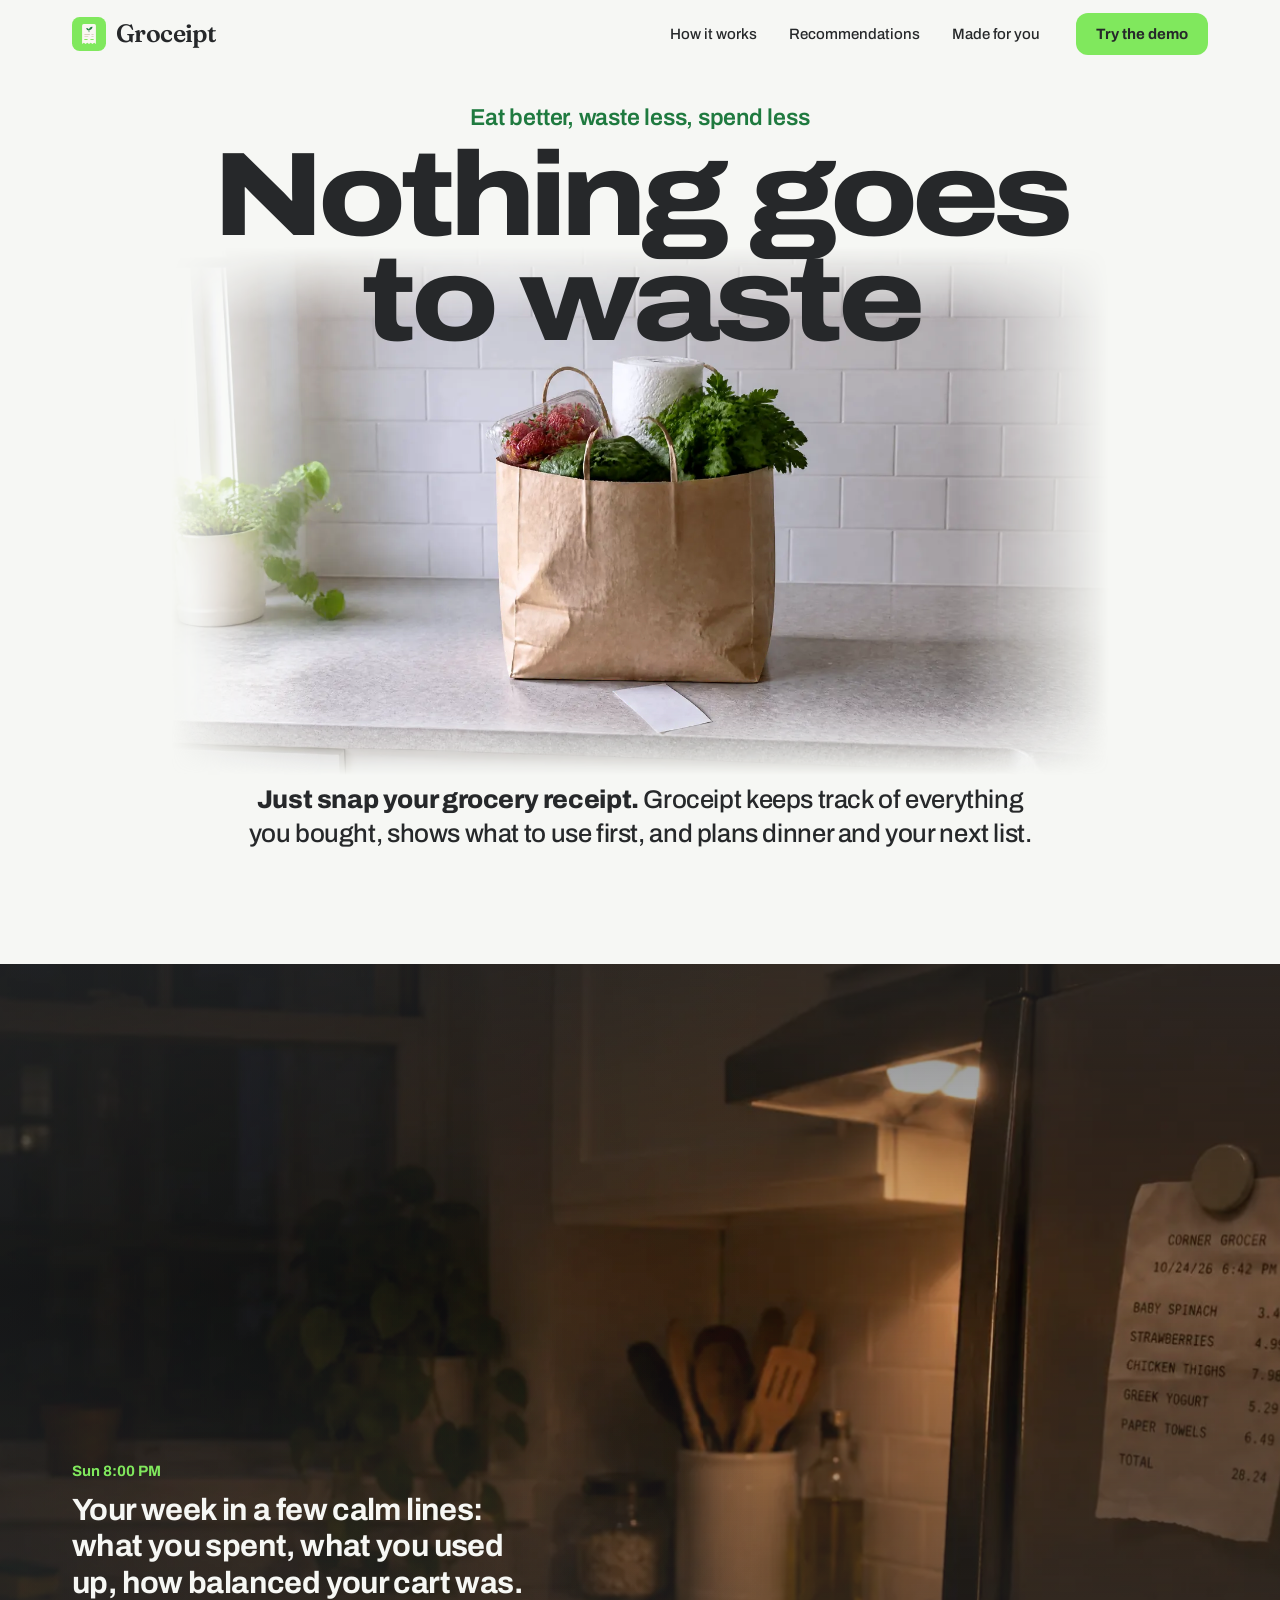
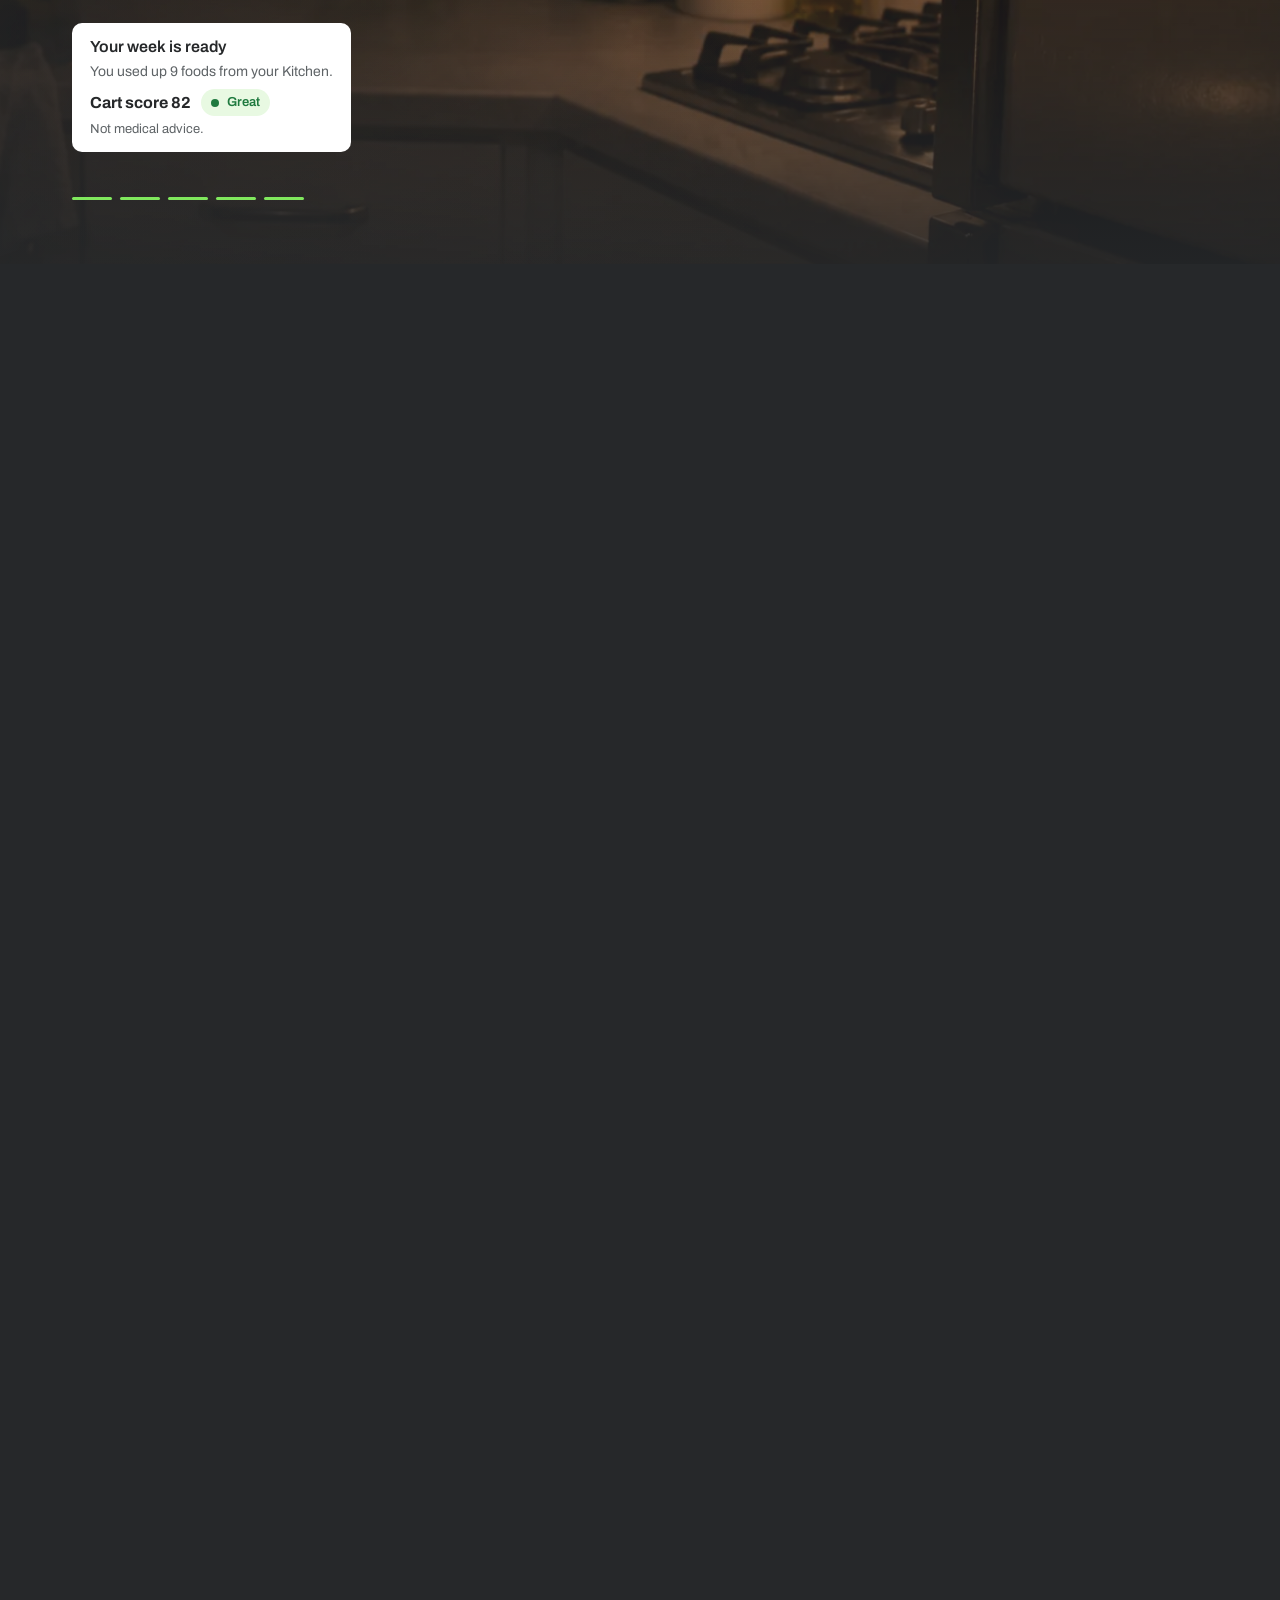
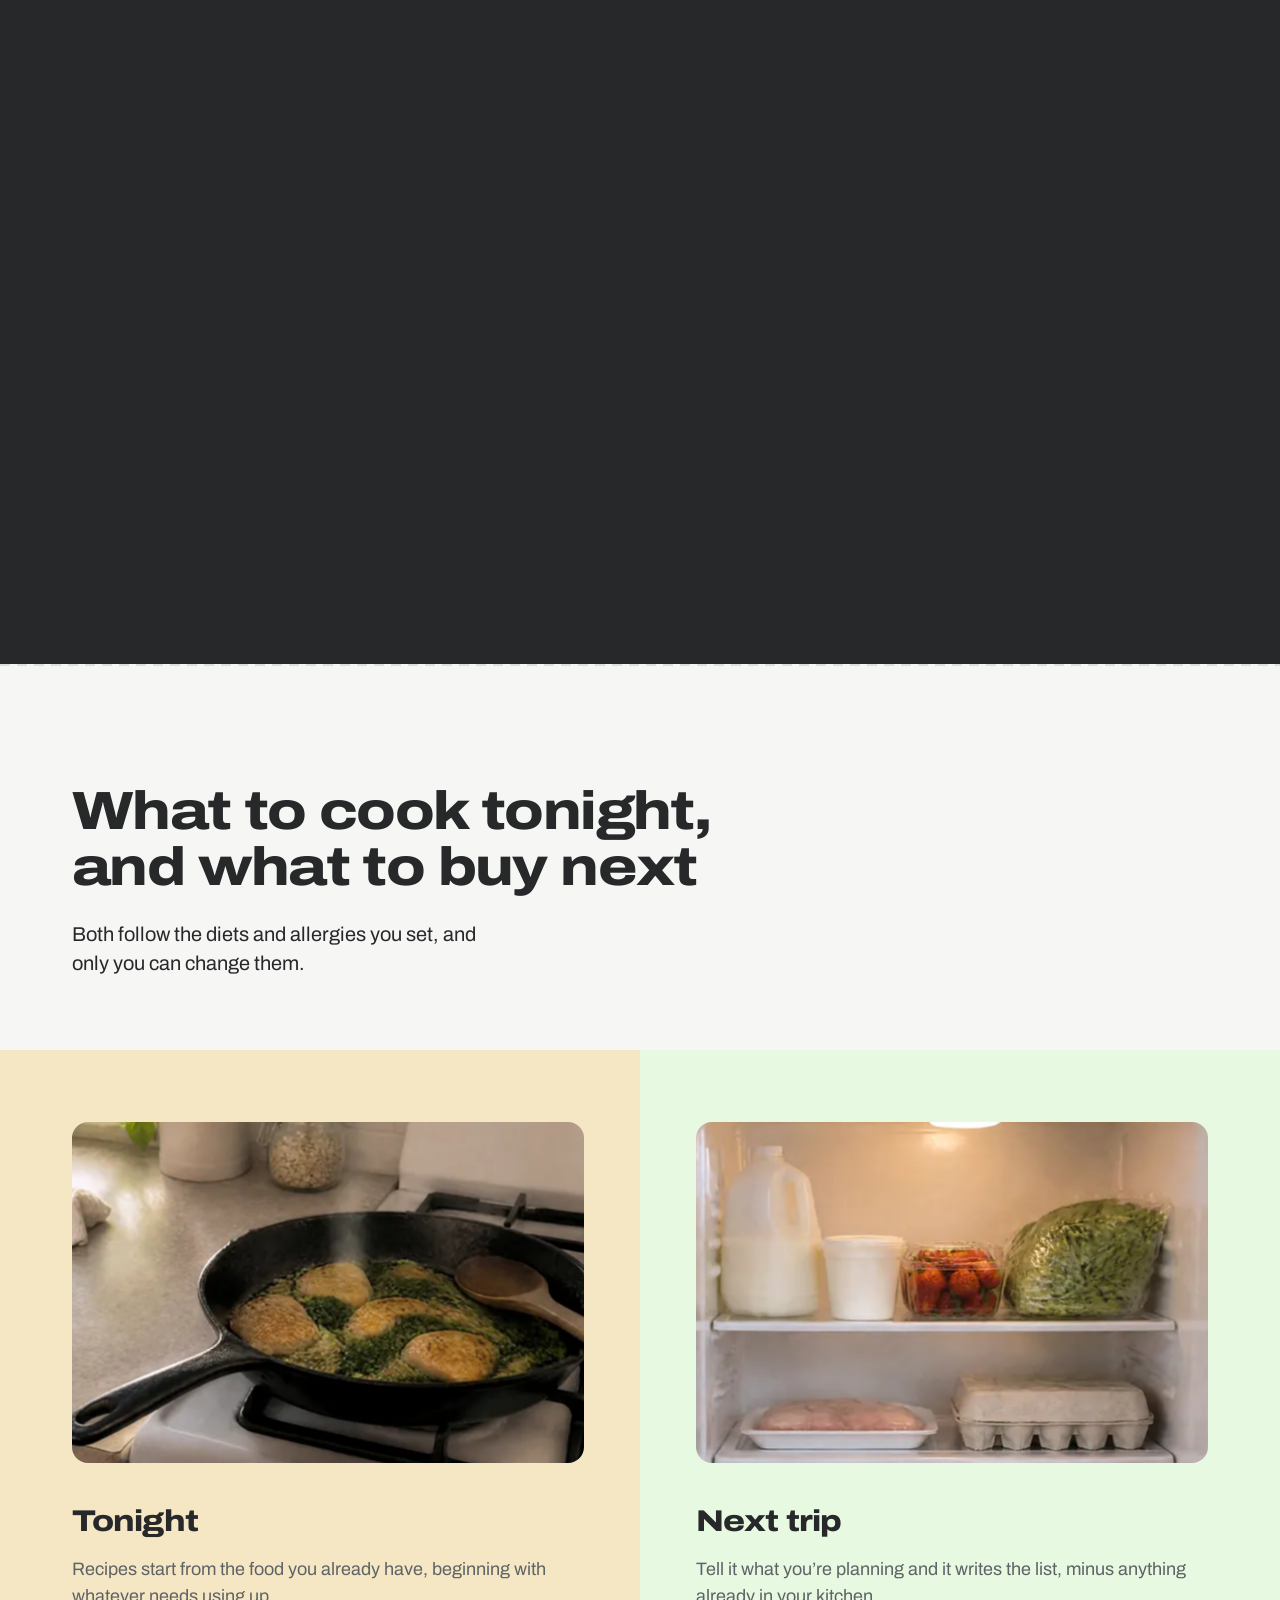
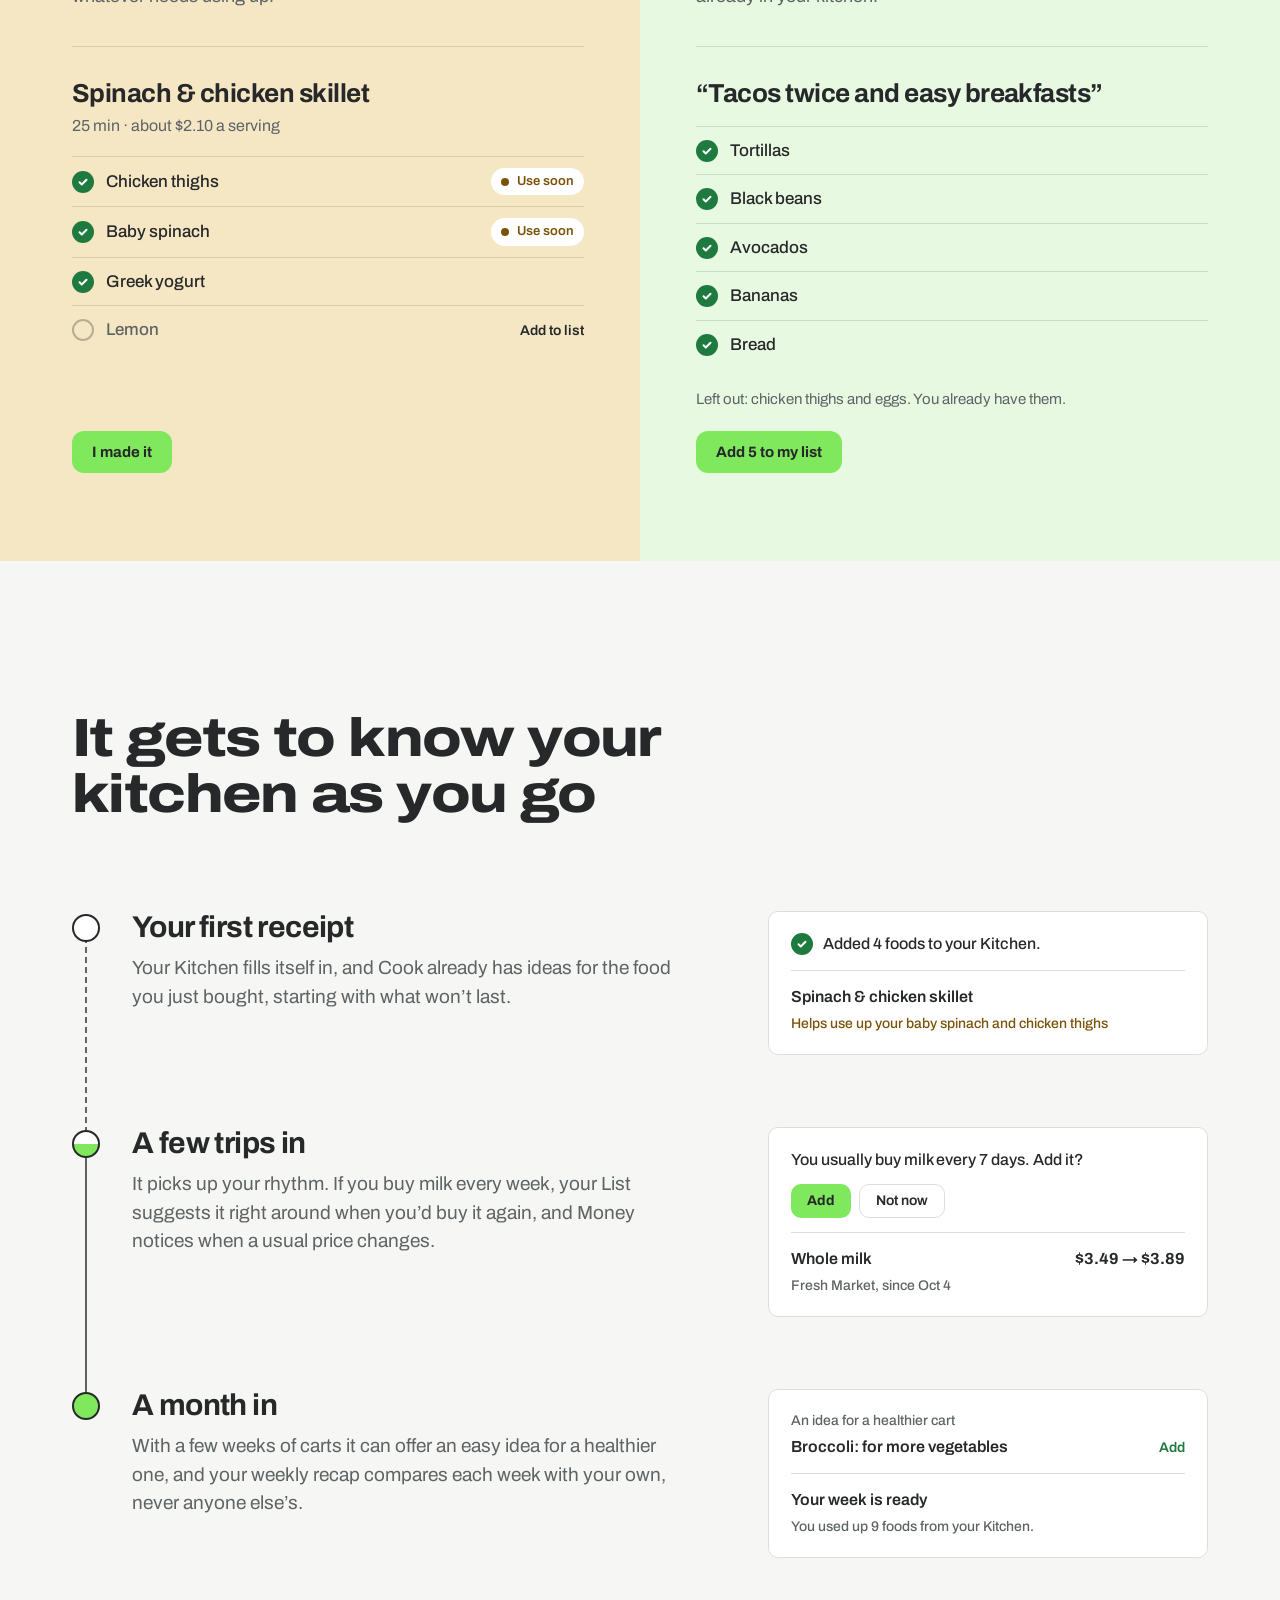
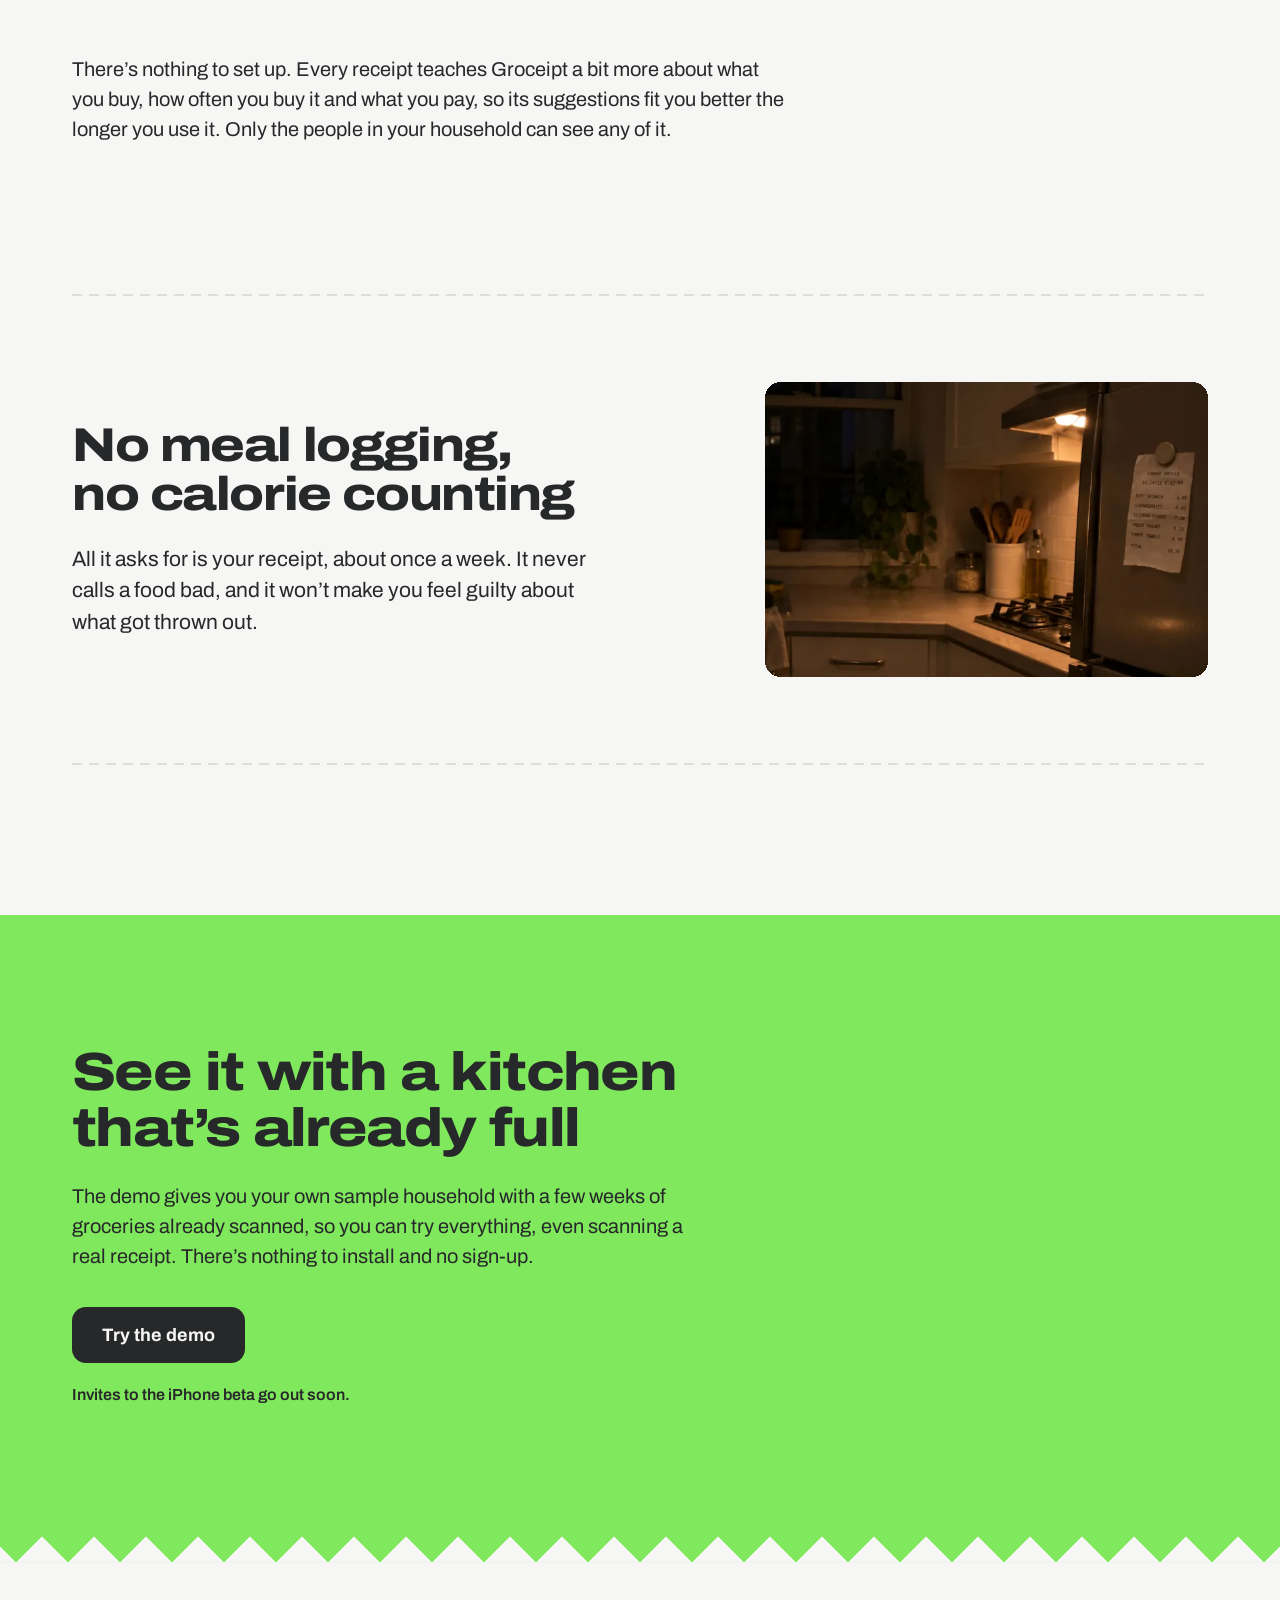
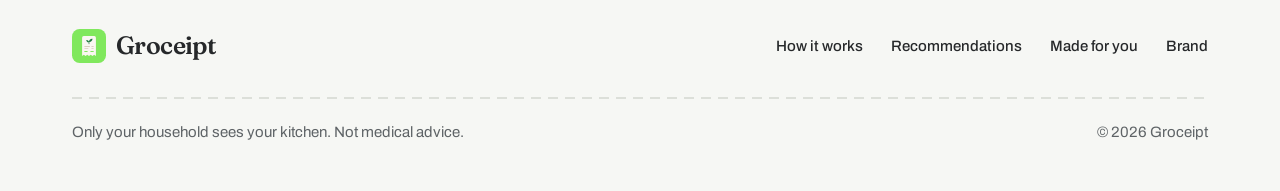
<file: index.html>
<!doctype html>
<html lang="en">
  <head>
    <meta charset="utf-8" />
    <meta name="viewport" content="width=device-width, initial-scale=1" />
    <title>Groceipt – Nothing goes to waste</title>
    <meta name="description" content="Snap your grocery receipt. Groceipt fills in your Kitchen, recipes, shopping list and budget, and gets more personal with every trip. In beta on iPhone." />
    <meta name="theme-color" content="#F6F7F4" />
    <meta property="og:title" content="Groceipt – Nothing goes to waste" />
    <meta property="og:description" content="Take a photo of your grocery receipt. Groceipt sorts your kitchen with what to use first on top, then turns it into dinner ideas and a shopping list." />
    <meta property="og:image" content="https://serger0227.github.io/groceipt-site/assets/photos/web/preview.jpg" />
    <meta property="og:image:width" content="1200" />
    <meta property="og:image:height" content="630" />
    <meta property="og:image:alt" content="A paper bag of just-bought groceries and its receipt on a kitchen counter." />
    <meta name="twitter:card" content="summary_large_image" />
    <link rel="icon" href="assets/favicon.svg" type="image/svg+xml" />
    <link rel="preconnect" href="https://fonts.googleapis.com" />
    <link rel="preconnect" href="https://fonts.gstatic.com" crossorigin />
    <link rel="stylesheet" href="https://fonts.googleapis.com/css2?family=Archivo:wdth,wght@100..125,400..800&display=swap" />
    <!-- Fraunces only for the 8 letters of the logo's wordmark. -->
    <link rel="stylesheet" href="https://fonts.googleapis.com/css2?family=Fraunces:opsz,wght@9..144,600&text=Groceipt&display=swap" />
    <link rel="stylesheet" href="styles.css?v=0b4ba35938" />
    <!-- Motion runs only when the phone or computer allows it. site.js does the rest. -->
    <script>
      if (window.matchMedia && matchMedia('(prefers-reduced-motion: no-preference)').matches && 'IntersectionObserver' in window) {
        document.documentElement.classList.add('motion');
      }
    </script>
    <script src="site.js?v=2603edb6d7" defer></script>
  </head>
  <body>
    <a class="skip" href="#main">Skip to the main content</a>

    <header class="site-header">
      <div class="wrap bar">
        <a class="lockup" href="index.html" aria-label="Groceipt home">
          <img src="assets/mark.svg" alt="" width="34" height="34" />
          Groceipt
        </a>
        <nav class="nav" aria-label="Main">
          <a href="#how">How it works</a>
          <a href="#ideas">Recommendations</a>
          <a href="#yours">Made for you</a>
        </nav>
        <a class="btn" href="https://groceipt.expo.app" target="_blank" rel="noopener">Try the demo</a>
      </div>
    </header>

    <main id="main">
      <!-- Hero: the title, the photo of the bag, then one plain line on what Groceipt does, all on the first screen.
           Three layers, back to front: the photo, the title, then the cut-out (the same photo, see-through
           everywhere but the bag). The groceries start just under the title, so every word shows. The photo
           and the cut-out are placed by the same rules, so they always line up. As you scroll, both move a
           little slower than the page and the title slower still, so the groceries rise in front of it
           (site.js). The line sits on the paper under the photo. -->
      <section class="hero" aria-labelledby="hero-title">
        <div class="hero-scene">
          <picture class="hero-plate" data-speed="0.16">
            <source type="image/webp" srcset="assets/photos/web/counter-full-960.webp 960w, assets/photos/web/counter-full-1600.webp 1600w, assets/photos/web/counter-full-2400.webp 2400w" sizes="(max-width: 640px) 245vw, 100vw" />
            <img
              src="assets/photos/web/counter-full-1600.jpg"
              srcset="assets/photos/web/counter-full-960.jpg 960w, assets/photos/web/counter-full-1600.jpg 1600w, assets/photos/web/counter-full-2400.jpg 2400w"
              sizes="(max-width: 640px) 245vw, 100vw"
              width="2400"
              height="1350"
              fetchpriority="high"
              alt="A paper grocery bag on a kitchen counter, with strawberries, spinach, greens and paper towels inside and its receipt in front." />
          </picture>
        </div>
        <div class="wrap hero-words" data-speed="0.34">
          <p class="hero-sub">Eat better, waste less, spend less</p>
          <h1 id="hero-title" class="hero-title"><span>Nothing goes</span> <span>to waste</span></h1>
        </div>
        <div class="hero-front" aria-hidden="true">
          <picture class="hero-plate" data-speed="0.16">
            <source type="image/webp" srcset="assets/photos/web/counter-cut-960.webp 960w, assets/photos/web/counter-cut-1600.webp 1600w, assets/photos/web/counter-cut-2400.webp 2400w" sizes="(max-width: 640px) 245vw, 100vw" />
            <img src="assets/photos/web/counter-cut-1600.png" sizes="(max-width: 640px) 245vw, 100vw" width="2400" height="1350" fetchpriority="high" alt="" />
          </picture>
        </div>
        <div class="wrap hero-lead">
          <p class="lead"><strong>Just snap your grocery receipt.</strong> Groceipt keeps track of everything you bought, shows what to use first, and plans dinner and your next list.</p>
        </div>
      </section>

      <!-- How it works: one receipt's week. When the device allows motion, the section stays on screen while
           you scroll and each scene fades in over the last, with its line. On computers the first four scenes
           are short clips that play forward and backward with the scroll; elsewhere, and until a clip has
           loaded, its still shows and slowly pushes in (site.js). Without motion it's five photos, each with
           its line, one after another. Phones get tall crops of the photos. -->
      <section id="how" class="story" aria-labelledby="how-title">
        <div class="story-track">
          <div class="story-stage">
            <div class="wrap story-head">
              <h2 id="how-title" class="headline">Everything starts with one receipt</h2>
            </div>
            <ol class="s-steps">
              <li class="s-step on">
                <div class="s-shot">
                  <picture>
                    <source media="(max-width: 640px) and (prefers-reduced-motion: no-preference)" type="image/webp" srcset="assets/photos/web/checkout-tall-640.webp 640w, assets/photos/web/checkout-tall-1134.webp 1134w" sizes="100vw" />
                    <source media="(max-width: 640px) and (prefers-reduced-motion: no-preference)" srcset="assets/photos/web/checkout-tall-640.jpg 640w, assets/photos/web/checkout-tall-1134.jpg 1134w" sizes="100vw" />
                    <source type="image/webp" srcset="assets/photos/web/checkout-full-960.webp 960w, assets/photos/web/checkout-full-1920.webp 1920w" sizes="100vw" />
                    <img src="assets/photos/web/checkout-full-1920.jpg" srcset="assets/photos/web/checkout-full-960.jpg 960w, assets/photos/web/checkout-full-1920.jpg 1920w" sizes="100vw" width="1920" height="1080" loading="lazy" decoding="async" alt="A receipt curling out of the printer at a grocery store checkout, with the store’s lights blurred behind it." />
                  </picture>
                  <video data-clip="checkout" muted playsinline preload="none" disablepictureinpicture aria-hidden="true"></video>
                </div>
                <div class="s-text">
                  <p class="s-when">Sat 6:42 PM</p>
                  <p class="s-line">It starts with the receipt you’d usually throw away.</p>
                </div>
              </li>
              <li class="s-step">
                <div class="s-shot">
                  <picture>
                    <source media="(max-width: 640px) and (prefers-reduced-motion: no-preference)" type="image/webp" srcset="assets/photos/web/counter-tall-640.webp 640w, assets/photos/web/counter-tall-1134.webp 1134w" sizes="100vw" />
                    <source media="(max-width: 640px) and (prefers-reduced-motion: no-preference)" srcset="assets/photos/web/counter-tall-640.jpg 640w, assets/photos/web/counter-tall-1134.jpg 1134w" sizes="100vw" />
                    <source type="image/webp" srcset="assets/photos/web/counter-full-960.webp 960w, assets/photos/web/counter-full-1600.webp 1600w, assets/photos/web/counter-full-2400.webp 2400w" sizes="100vw" />
                    <img src="assets/photos/web/counter-full-2400.jpg" srcset="assets/photos/web/counter-full-960.jpg 960w, assets/photos/web/counter-full-1600.jpg 1600w, assets/photos/web/counter-full-2400.jpg 2400w" sizes="100vw" width="2400" height="1350" loading="lazy" decoding="async" alt="The grocery bag on the kitchen counter at home, with its receipt in front." />
                  </picture>
                  <video data-clip="counter" muted playsinline preload="none" disablepictureinpicture aria-hidden="true"></video>
                </div>
                <div class="s-text">
                  <p class="s-when">Sat 7:05 PM</p>
                  <p class="s-line">Snap it once. Groceipt reads every line, so you never type a thing.</p>
                </div>
              </li>
              <li class="s-step">
                <div class="s-shot">
                  <picture>
                    <source media="(max-width: 640px) and (prefers-reduced-motion: no-preference)" type="image/webp" srcset="assets/photos/web/fridge-tall-640.webp 640w, assets/photos/web/fridge-tall-1134.webp 1134w" sizes="100vw" />
                    <source media="(max-width: 640px) and (prefers-reduced-motion: no-preference)" srcset="assets/photos/web/fridge-tall-640.jpg 640w, assets/photos/web/fridge-tall-1134.jpg 1134w" sizes="100vw" />
                    <source type="image/webp" srcset="assets/photos/web/fridge-full-960.webp 960w, assets/photos/web/fridge-full-1920.webp 1920w" sizes="100vw" />
                    <img src="assets/photos/web/fridge-full-1920.jpg" srcset="assets/photos/web/fridge-full-960.jpg 960w, assets/photos/web/fridge-full-1920.jpg 1920w" sizes="100vw" width="1920" height="1080" loading="lazy" decoding="async" alt="The open fridge, with milk, Greek yogurt, strawberries, spinach, chicken and eggs on its shelves." />
                  </picture>
                  <video data-clip="fridge" muted playsinline preload="none" disablepictureinpicture aria-hidden="true"></video>
                </div>
                <div class="s-text">
                  <p class="s-when">Sat 7:06 PM</p>
                  <p class="s-line">Every food goes in with about how long it keeps. What to use first is on top.</p>
                  <p class="s-card" aria-hidden="true"><strong>Baby spinach</strong><span class="k-left">About 2 days left</span><span class="chip soon">Use soon</span></p>
                </div>
              </li>
              <li class="s-step">
                <div class="s-shot">
                  <picture>
                    <source media="(max-width: 640px) and (prefers-reduced-motion: no-preference)" type="image/webp" srcset="assets/photos/web/skillet-tall-640.webp 640w, assets/photos/web/skillet-tall-1134.webp 1134w" sizes="100vw" />
                    <source media="(max-width: 640px) and (prefers-reduced-motion: no-preference)" srcset="assets/photos/web/skillet-tall-640.jpg 640w, assets/photos/web/skillet-tall-1134.jpg 1134w" sizes="100vw" />
                    <source type="image/webp" srcset="assets/photos/web/skillet-full-960.webp 960w, assets/photos/web/skillet-full-1920.webp 1920w" sizes="100vw" />
                    <img src="assets/photos/web/skillet-full-1920.jpg" srcset="assets/photos/web/skillet-full-960.jpg 960w, assets/photos/web/skillet-full-1920.jpg 1920w" sizes="100vw" width="1920" height="1080" loading="lazy" decoding="async" alt="Chicken and wilting spinach cooking in a cast-iron skillet, with a wooden spoon." />
                  </picture>
                  <video data-clip="skillet" muted playsinline preload="none" disablepictureinpicture aria-hidden="true"></video>
                </div>
                <div class="s-text">
                  <p class="s-when">Sat 7:30 PM</p>
                  <p class="s-line">Dinner starts from whatever needs using up, within your diets and allergies.</p>
                  <p class="s-card" aria-hidden="true"><strong>Spinach &amp; chicken skillet</strong><span class="k-left">25 min · about $2.10 a serving</span></p>
                </div>
              </li>
              <li class="s-step">
                <div class="s-shot" style="--at: 78% 50%">
                  <picture>
                    <source media="(max-width: 640px) and (prefers-reduced-motion: no-preference)" type="image/webp" srcset="assets/photos/web/evening-tall-529.webp 529w" sizes="100vw" />
                    <source media="(max-width: 640px) and (prefers-reduced-motion: no-preference)" srcset="assets/photos/web/evening-tall-529.jpg 529w" sizes="100vw" />
                    <source type="image/webp" srcset="assets/photos/web/evening-full-960.webp 960w, assets/photos/web/evening-full-1672.webp 1672w" sizes="100vw" />
                    <img src="assets/photos/web/evening-full-1672.jpg" srcset="assets/photos/web/evening-full-960.jpg 960w, assets/photos/web/evening-full-1672.jpg 1672w" sizes="100vw" width="1672" height="941" loading="lazy" decoding="async" alt="The kitchen on Sunday evening, with the week’s receipt held to the fridge by a magnet." />
                  </picture>
                </div>
                <div class="s-text">
                  <p class="s-when">Sun 8:00 PM</p>
                  <p class="s-line">Your week in a few calm lines: what you spent, what you used up, how balanced your cart was.</p>
                  <p class="s-card stack" aria-hidden="true"><strong>Your week is ready</strong><span class="k-left">You used up 9 foods from your Kitchen.</span><span class="s-score"><span class="amount">Cart score 82</span><span class="chip fresh">Great</span></span><span class="s-fine">Not medical advice.</span></p>
                </div>
              </li>
            </ol>
            <div class="s-progress" aria-hidden="true"><span class="on"></span><span></span><span></span><span></span><span></span></div>
          </div>
        </div>
      </section>

      <!-- Recommendations: what to cook tonight, and what to buy next.
           Two colored halves, edge to edge, with each example printed straight on its color. -->
      <section id="ideas" class="ideas-section">
        <div class="wrap ideas-head">
          <h2 class="headline reveal">What to cook tonight, and what to buy next</h2>
          <p class="lead reveal">Both follow the diets and allergies you set, and only you can change them.</p>
        </div>
        <div class="ideas">
          <div class="idea tint-saffron">
            <div class="idea-in reveal">
              <picture class="idea-photo drift">
                <source
                  type="image/webp"
                  srcset="assets/photos/web/skillet-560.webp 560w, assets/photos/web/skillet-1120.webp 1122w"
                  sizes="(max-width: 640px) calc(100vw - 40px), (max-width: 960px) min(560px, calc(100vw - 64px)), min(512px, calc(50vw - 88px))" />
                <img
                  class="photo"
                  src="assets/photos/web/skillet-1120.jpg"
                  srcset="assets/photos/web/skillet-560.jpg 560w, assets/photos/web/skillet-1120.jpg 1122w"
                  sizes="(max-width: 640px) calc(100vw - 40px), (max-width: 960px) min(560px, calc(100vw - 64px)), min(512px, calc(50vw - 88px))"
                  width="1120"
                  height="747"
                  loading="lazy"
                  decoding="async"
                  alt="Chicken and wilting spinach cooking in a cast-iron skillet on the stove, with a wooden spoon." />
              </picture>
              <h3 class="idea-label">Tonight</h3>
              <p class="idea-text">Recipes start from the food you already have, beginning with whatever needs using up.</p>
              <div class="idea-eg" role="img" aria-label="Example: a spinach and chicken skillet that uses the chicken thighs and baby spinach to use soon, plus Greek yogurt. Lemon is the one thing to buy.">
                <p class="idea-title">Spinach &amp; chicken skillet</p>
                <p class="idea-meta">25 min · about $2.10 a serving</p>
                <ul class="items">
                  <li><span class="tick" aria-hidden="true"><svg width="12" height="12" viewBox="0 0 24 24" fill="none" stroke="#fff" stroke-width="4" stroke-linecap="round" stroke-linejoin="round"><path d="M5 12.5l4.5 4.5L19 7.5" /></svg></span>Chicken thighs<span class="chip soon">Use soon</span></li>
                  <li><span class="tick" aria-hidden="true"><svg width="12" height="12" viewBox="0 0 24 24" fill="none" stroke="#fff" stroke-width="4" stroke-linecap="round" stroke-linejoin="round"><path d="M5 12.5l4.5 4.5L19 7.5" /></svg></span>Baby spinach<span class="chip soon">Use soon</span></li>
                  <li><span class="tick" aria-hidden="true"><svg width="12" height="12" viewBox="0 0 24 24" fill="none" stroke="#fff" stroke-width="4" stroke-linecap="round" stroke-linejoin="round"><path d="M5 12.5l4.5 4.5L19 7.5" /></svg></span>Greek yogurt</li>
                  <li class="need"><span class="ring"></span>Lemon<span class="add">Add to list</span></li>
                </ul>
                <span class="btn">I made it</span>
              </div>
            </div>
          </div>
          <div class="idea tint-sprout">
            <div class="idea-in reveal">
              <picture class="idea-photo drift">
                <source
                  type="image/webp"
                  srcset="assets/photos/web/fridge-560.webp 560w, assets/photos/web/fridge-1120.webp 1086w"
                  sizes="(max-width: 640px) calc(100vw - 40px), (max-width: 960px) min(560px, calc(100vw - 64px)), min(512px, calc(50vw - 88px))" />
                <img
                  class="photo"
                  src="assets/photos/web/fridge-1120.jpg"
                  srcset="assets/photos/web/fridge-560.jpg 560w, assets/photos/web/fridge-1120.jpg 1086w"
                  sizes="(max-width: 640px) calc(100vw - 40px), (max-width: 960px) min(560px, calc(100vw - 64px)), min(512px, calc(50vw - 88px))"
                  width="1120"
                  height="747"
                  loading="lazy"
                  decoding="async"
                  alt="An open fridge with milk, Greek yogurt, strawberries, spinach, chicken and eggs on its shelves." />
              </picture>
              <h3 class="idea-label">Next trip</h3>
              <p class="idea-text">Tell it what you’re planning and it writes the list, minus anything already in your kitchen.</p>
              <div class="idea-eg" role="img" aria-label="Example: asked for tacos twice and easy breakfasts, it suggests tortillas, black beans, avocados, bananas and bread, and leaves out the chicken thighs and eggs you already have.">
                <p class="idea-title">“Tacos twice and easy breakfasts”</p>
                <ul class="items">
                  <li><span class="tick" aria-hidden="true"><svg width="12" height="12" viewBox="0 0 24 24" fill="none" stroke="#fff" stroke-width="4" stroke-linecap="round" stroke-linejoin="round"><path d="M5 12.5l4.5 4.5L19 7.5" /></svg></span>Tortillas</li>
                  <li><span class="tick" aria-hidden="true"><svg width="12" height="12" viewBox="0 0 24 24" fill="none" stroke="#fff" stroke-width="4" stroke-linecap="round" stroke-linejoin="round"><path d="M5 12.5l4.5 4.5L19 7.5" /></svg></span>Black beans</li>
                  <li><span class="tick" aria-hidden="true"><svg width="12" height="12" viewBox="0 0 24 24" fill="none" stroke="#fff" stroke-width="4" stroke-linecap="round" stroke-linejoin="round"><path d="M5 12.5l4.5 4.5L19 7.5" /></svg></span>Avocados</li>
                  <li><span class="tick" aria-hidden="true"><svg width="12" height="12" viewBox="0 0 24 24" fill="none" stroke="#fff" stroke-width="4" stroke-linecap="round" stroke-linejoin="round"><path d="M5 12.5l4.5 4.5L19 7.5" /></svg></span>Bananas</li>
                  <li><span class="tick" aria-hidden="true"><svg width="12" height="12" viewBox="0 0 24 24" fill="none" stroke="#fff" stroke-width="4" stroke-linecap="round" stroke-linejoin="round"><path d="M5 12.5l4.5 4.5L19 7.5" /></svg></span>Bread</li>
                </ul>
                <p class="left-out">Left out: chicken thighs and eggs. You already have them.</p>
                <span class="btn">Add 5 to my list</span>
              </div>
            </div>
          </div>
        </div>
      </section>

      <!-- Made for you: it gets more personal with every receipt. The stops go down a line, each with what the app shows then. -->
      <section id="yours" class="section">
        <div class="wrap">
          <h2 class="headline grow-title reveal">It gets to know your kitchen as you go</h2>

          <ol class="grow">
            <li class="grow-stop reveal">
              <span class="grow-dot" aria-hidden="true"></span>
              <h3>Your first receipt</h3>
              <p class="grow-text">Your Kitchen fills itself in, and Cook already has ideas for the food you just bought, starting with what won’t last.</p>
              <div class="mini" aria-hidden="true">
                <div class="mini-row"><span class="tick"><svg width="12" height="12" viewBox="0 0 24 24" fill="none" stroke="#fff" stroke-width="4" stroke-linecap="round" stroke-linejoin="round"><path d="M5 12.5l4.5 4.5L19 7.5" /></svg></span>Added 4 foods to your Kitchen.</div>
                <div class="mini-row stack"><strong>Spinach &amp; chicken skillet</strong><span class="soon-note">Helps use up your baby spinach and chicken thighs</span></div>
              </div>
            </li>
            <li class="grow-stop reveal">
              <span class="grow-dot" aria-hidden="true"></span>
              <h3>A few trips in</h3>
              <p class="grow-text">It picks up your rhythm. If you buy milk every week, your List suggests it right around when you’d buy it again, and Money notices when a usual price changes.</p>
              <div class="mini" aria-hidden="true">
                <div class="mini-row stack">
                  <span>You usually buy milk every 7 days. Add it?</span>
                  <span class="mini-btns"><span class="btn">Add</span><span class="btn btn-ghost">Not now</span></span>
                </div>
                <div class="mini-row stack"><span class="split"><strong>Whole milk</strong><span class="amount">$3.49 → $3.89</span></span><span class="muted-stone">Fresh Market, since Oct 4</span></div>
              </div>
            </li>
            <li class="grow-stop reveal">
              <span class="grow-dot" aria-hidden="true"></span>
              <h3>A month in</h3>
              <p class="grow-text">With a few weeks of carts it can offer an easy idea for a healthier one, and your weekly recap compares each week with your own, never anyone else’s.</p>
              <div class="mini" aria-hidden="true">
                <div class="mini-row stack">
                  <span class="muted-stone">An idea for a healthier cart</span>
                  <span class="split"><strong>Broccoli: for more vegetables</strong><span class="add">Add</span></span>
                </div>
                <div class="mini-row stack"><strong>Your week is ready</strong><span class="muted-stone">You used up 9 foods from your Kitchen.</span></div>
              </div>
            </li>
          </ol>

          <p class="grow-after reveal">There’s nothing to set up. Every receipt teaches Groceipt a bit more about what you buy, how often you buy it and what you pay, so its suggestions fit you better the longer you use it. Only the people in your household can see any of it.</p>
        </div>
      </section>

      <!-- Statement: the closing lines, between two rows of dashes, beside the kitchen in the evening
           with the week's receipt on the fridge. -->
      <section class="statement">
        <div class="wrap">
          <div class="closing">
            <div class="closing-words reveal">
              <h2 class="headline"><span>No meal logging,</span> <span>no calorie counting</span></h2>
              <p>All it asks for is your receipt, about once a week. It never calls a food bad, and it won’t make you feel guilty about what got thrown out.</p>
            </div>
            <picture class="closing-photo drift">
              <source
                type="image/webp"
                srcset="assets/photos/web/evening-720.webp 720w, assets/photos/web/evening-1411.webp 1411w"
                sizes="(max-width: 960px) min(640px, calc(100vw - 40px)), min(470px, calc((100vw - 136px) * 5 / 12))" />
              <img
                class="photo"
                src="assets/photos/web/evening-1411.jpg"
                srcset="assets/photos/web/evening-720.jpg 720w, assets/photos/web/evening-1411.jpg 1411w"
                sizes="(max-width: 960px) min(640px, calc(100vw - 40px)), min(470px, calc((100vw - 136px) * 5 / 12))"
                width="1411"
                height="941"
                loading="lazy"
                decoding="async"
                alt="A quiet kitchen in the evening, with the week’s receipt held to the fridge by a magnet." />
            </picture>
          </div>
        </div>
      </section>

      <!-- Join the beta: a big green receipt, torn at the bottom -->
      <section id="beta" class="cta torn" aria-labelledby="beta-title">
        <div class="wrap">
          <h2 id="beta-title" class="headline reveal">See it with a kitchen that’s already full</h2>
          <p class="cta-text">The demo gives you your own sample household with a few weeks of groceries already scanned, so you can try everything, even scanning a real receipt. There’s nothing to install and no sign-up.</p>
          <div class="actions">
            <a class="btn btn-lg btn-dark" href="https://groceipt.expo.app" target="_blank" rel="noopener">Try the demo</a>
          </div>
          <!-- No contact email yet. Once there is one, add an "Email us to join" mailto: link here. -->
          <p class="cta-note">Invites to the iPhone beta go out soon.</p>
        </div>
      </section>
    </main>

    <footer class="site-footer">
      <div class="wrap">
        <div class="footer-top">
          <a class="lockup" href="index.html" aria-label="Groceipt home">
            <img src="assets/mark.svg" alt="" width="34" height="34" />
            Groceipt
          </a>
          <nav class="footer-links" aria-label="Footer">
            <a href="#how">How it works</a>
            <a href="#ideas">Recommendations</a>
            <a href="#yours">Made for you</a>
            <a href="brand.html">Brand</a>
          </nav>
        </div>
        <div class="fine">
          <span>Only your household sees your kitchen. Not medical advice.</span>
          <span>© 2026 Groceipt</span>
        </div>
      </div>
    </footer>
  </body>
</html>
</file>
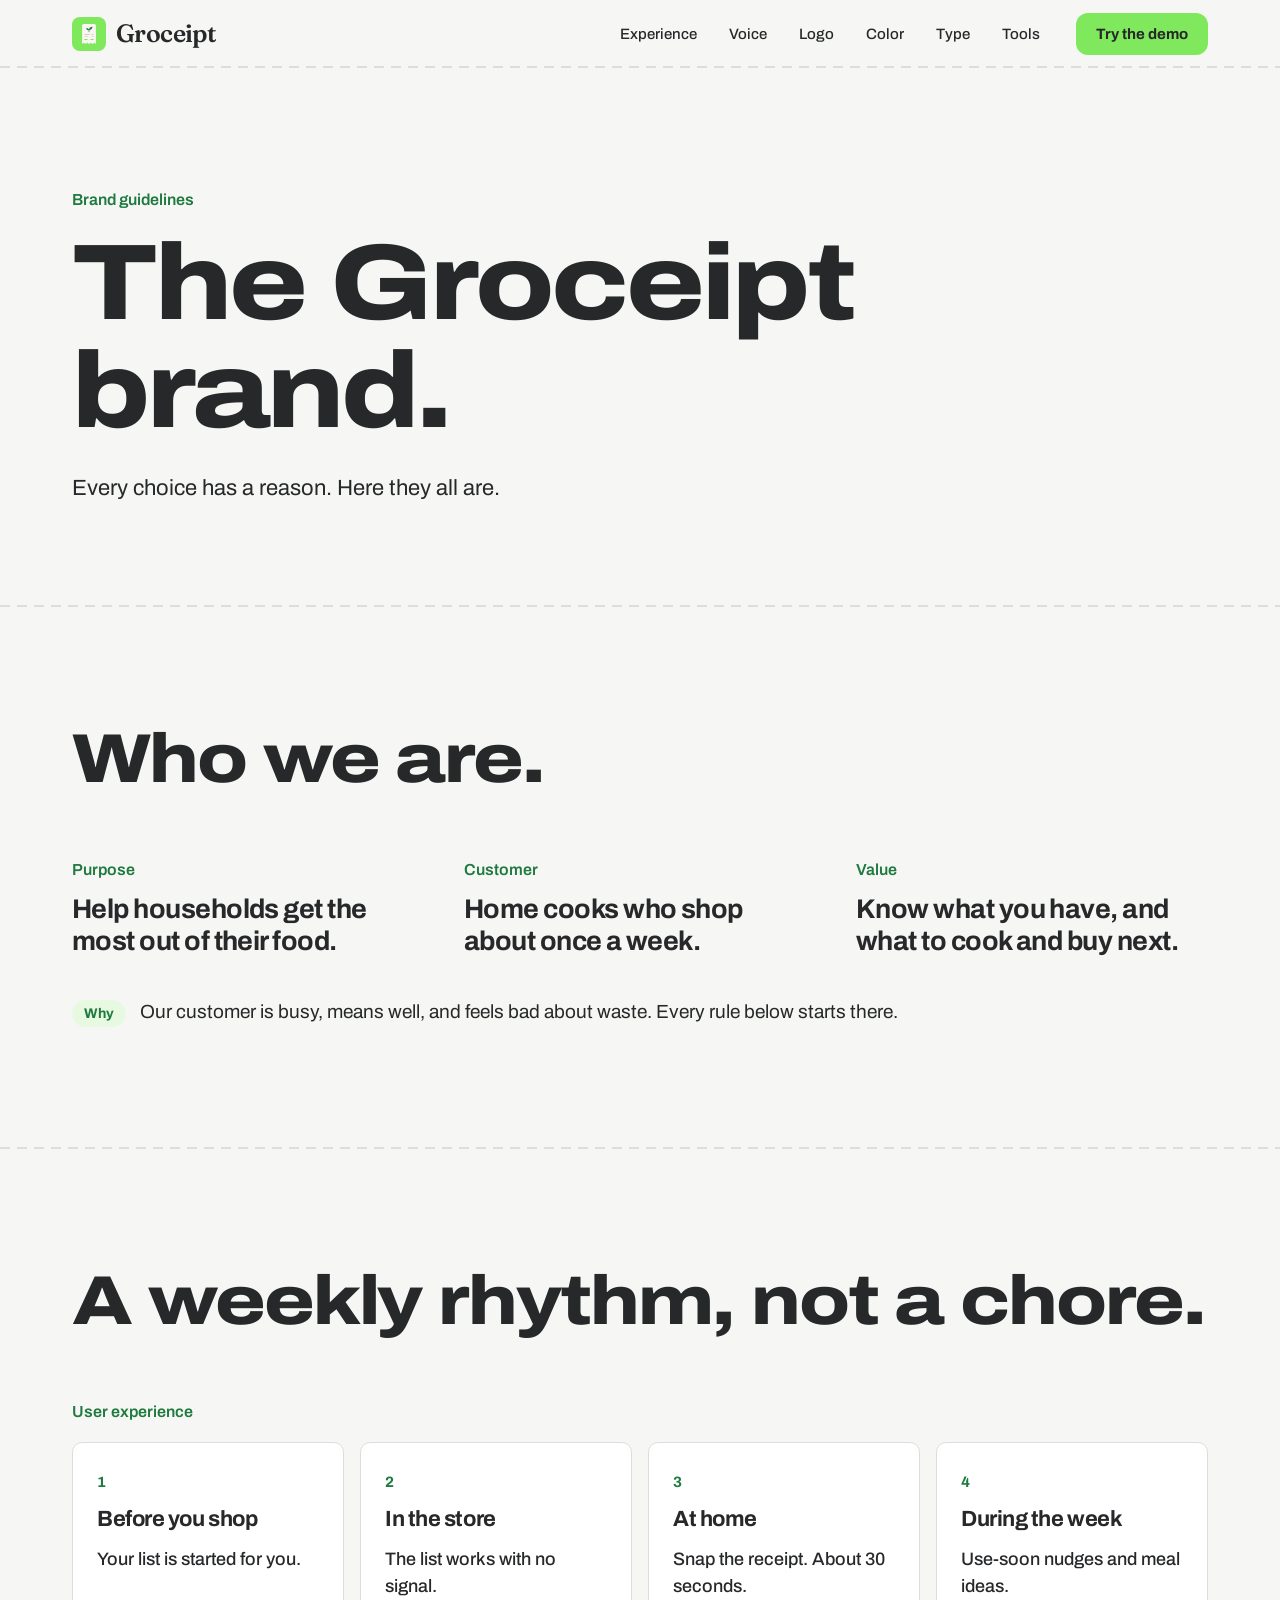
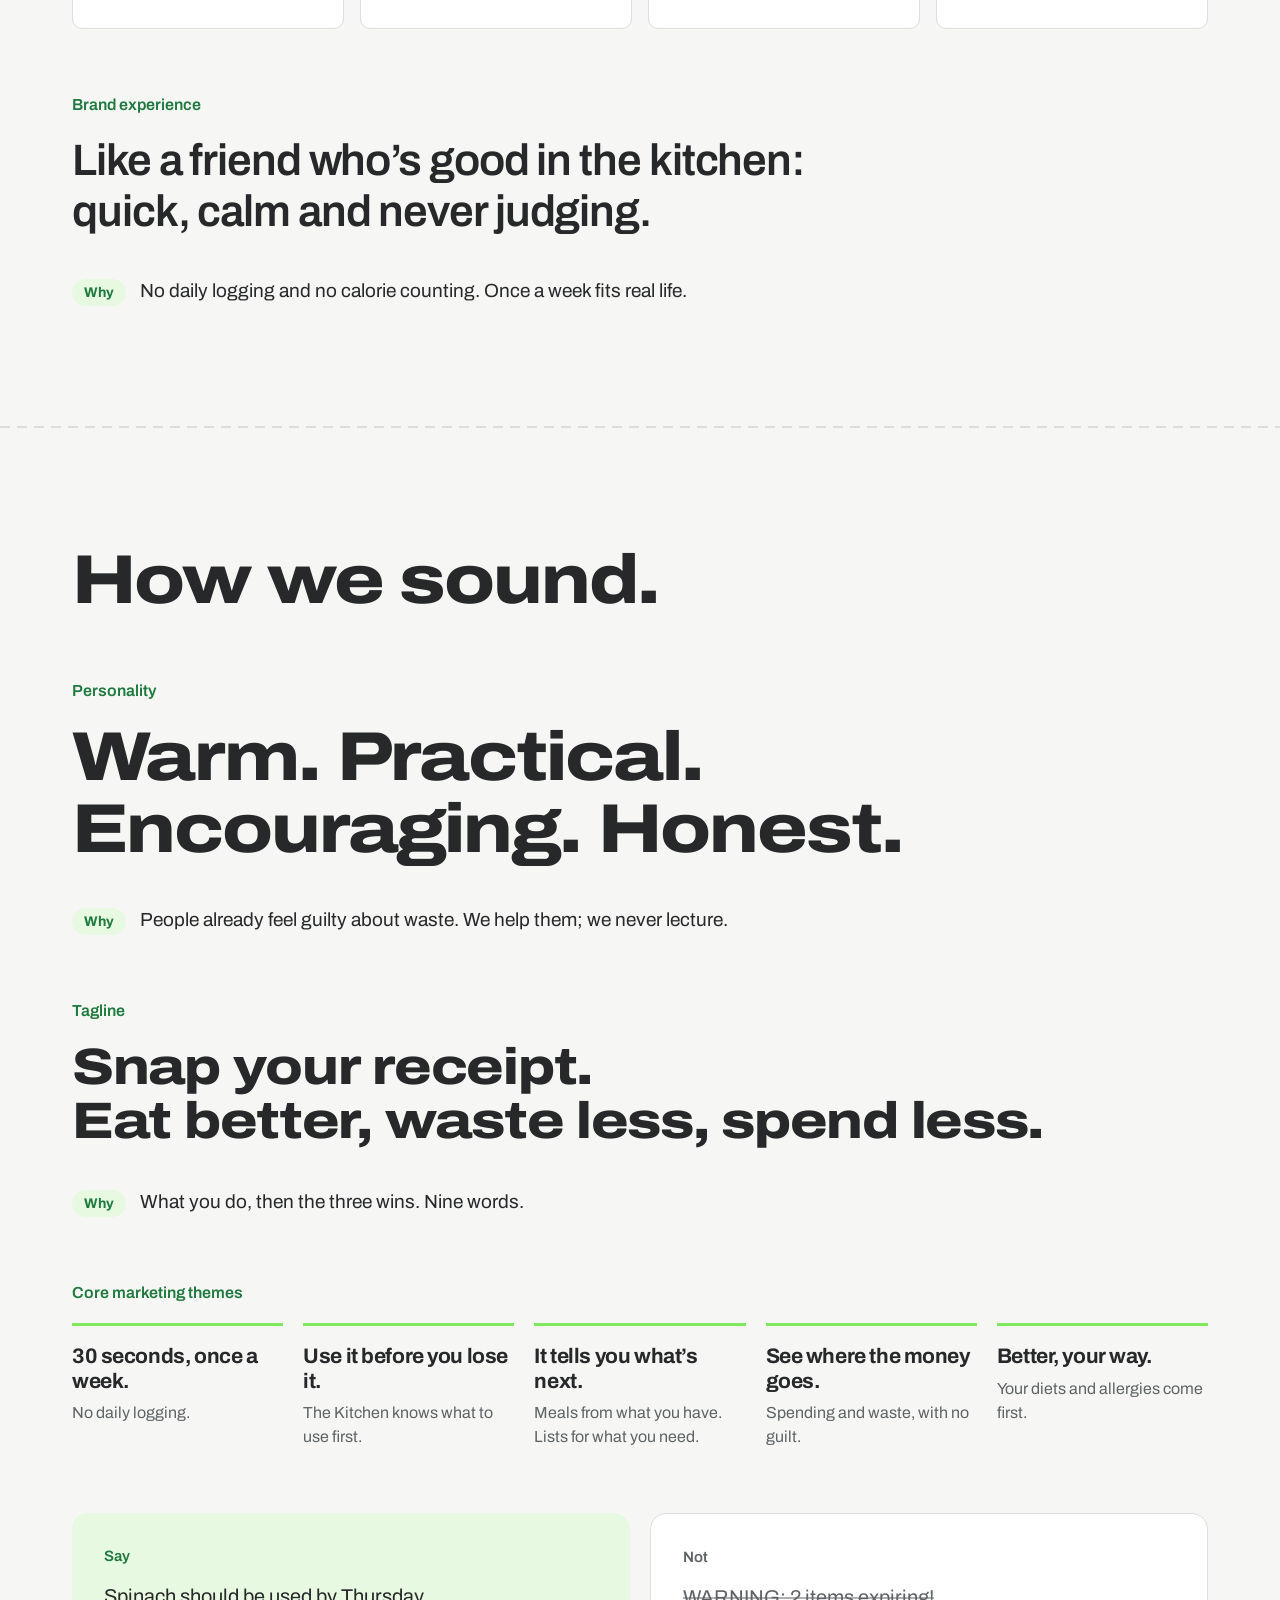
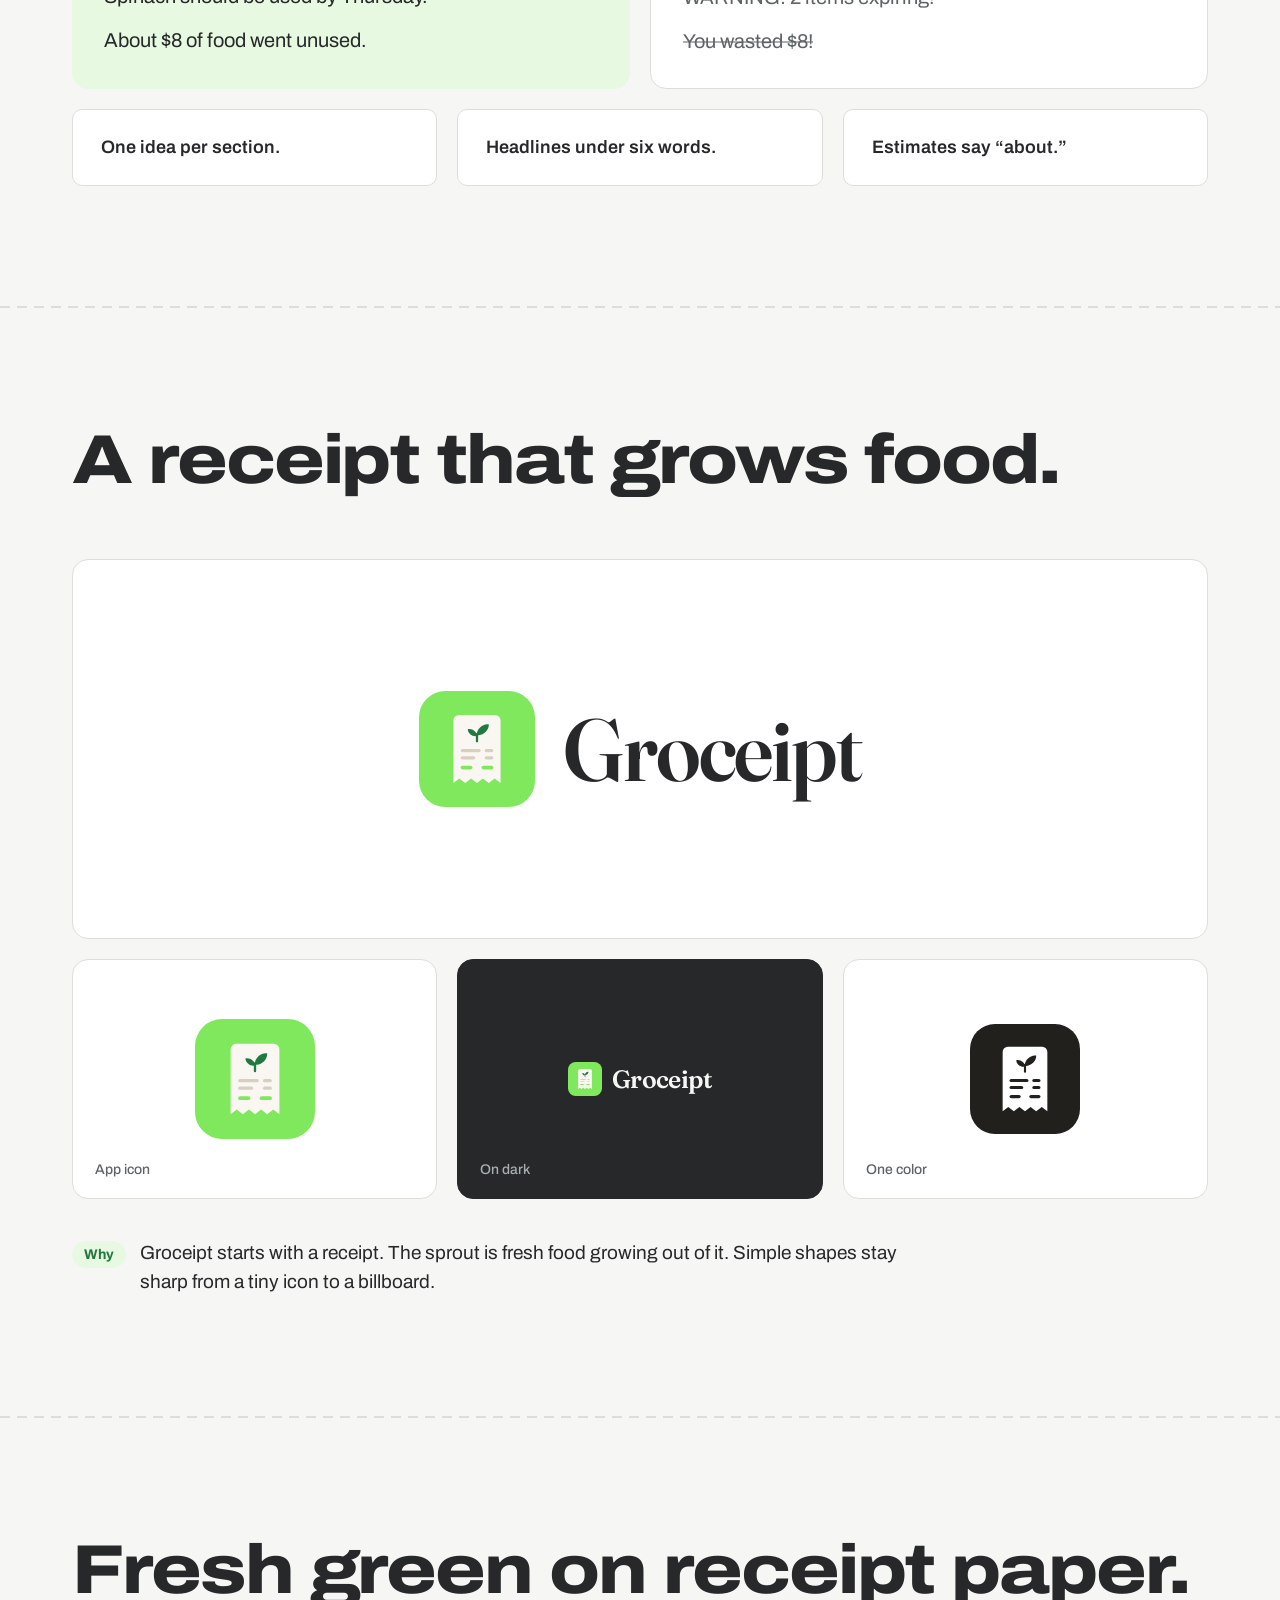
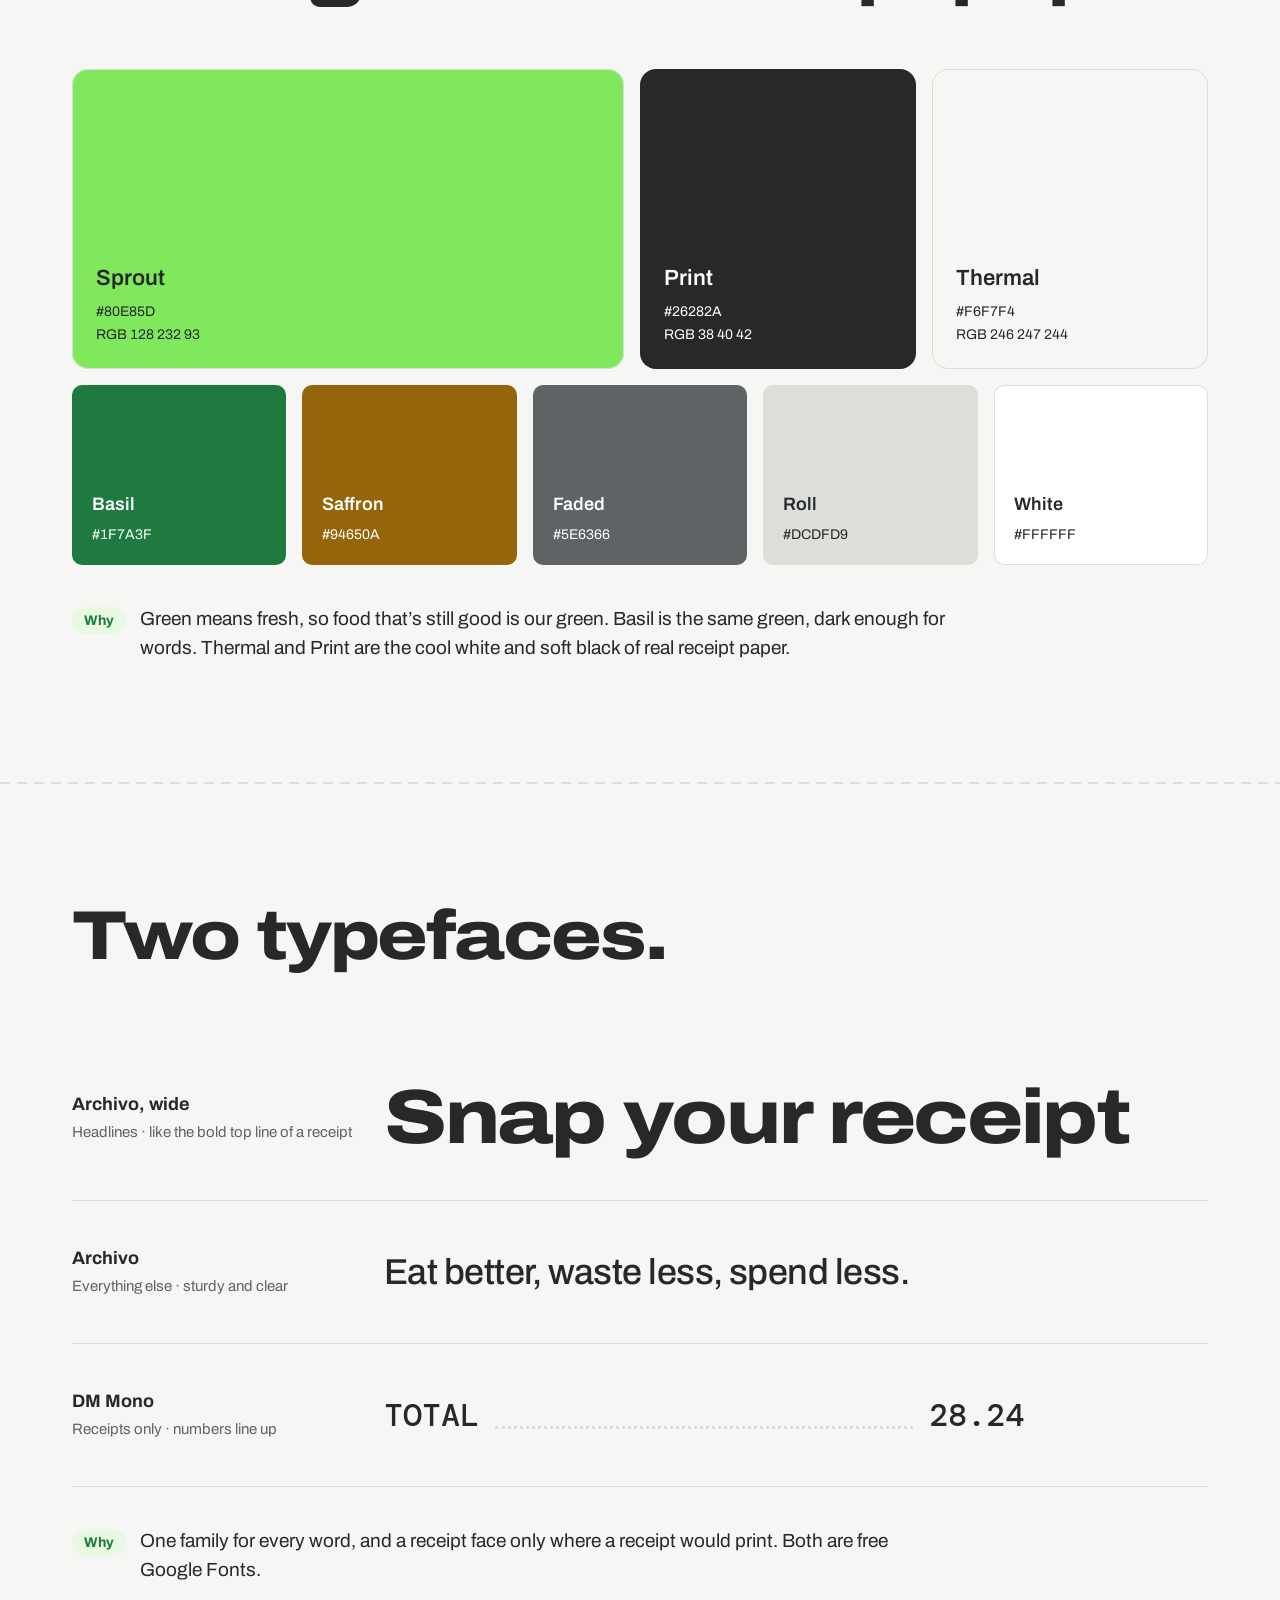
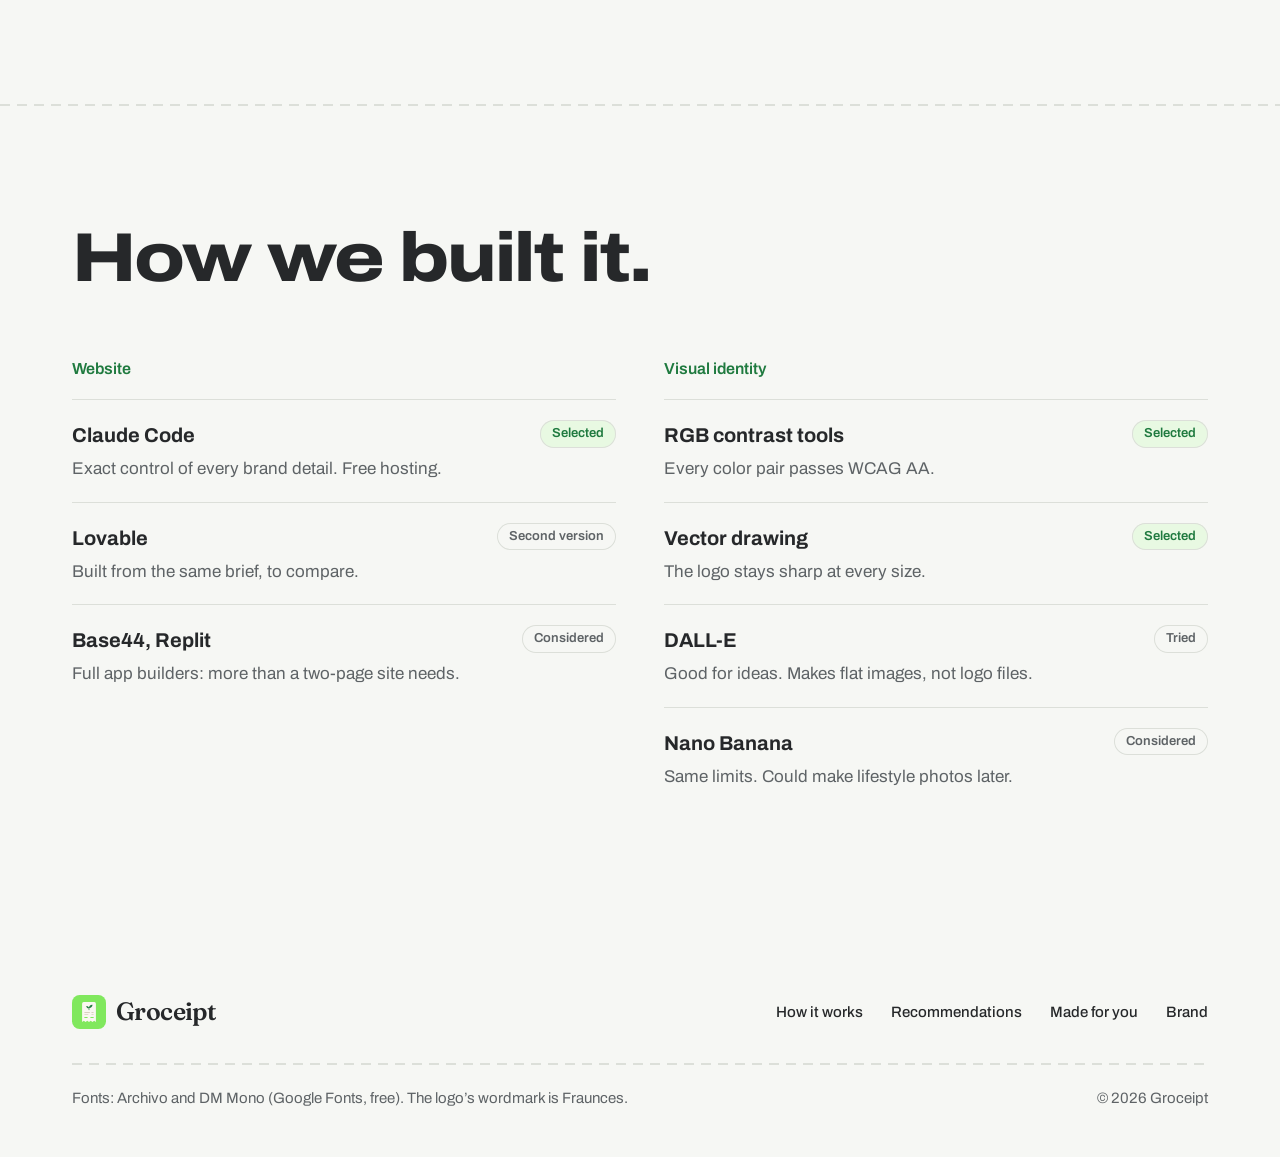
<file: brand.html>
<!doctype html>
<html lang="en">
  <head>
    <meta charset="utf-8" />
    <meta name="viewport" content="width=device-width, initial-scale=1" />
    <title>Groceipt – Brand guidelines</title>
    <meta name="description" content="The Groceipt brand: who it's for, the experience, voice, logo, color, type, and the reason for each." />
    <meta name="theme-color" content="#F6F7F4" />
    <link rel="icon" href="assets/favicon.svg" type="image/svg+xml" />
    <link rel="preconnect" href="https://fonts.googleapis.com" />
    <link rel="preconnect" href="https://fonts.gstatic.com" crossorigin />
    <link
      rel="stylesheet"
      href="https://fonts.googleapis.com/css2?family=Archivo:wdth,wght@100..125,400..800&family=DM+Mono:wght@400;500&display=swap" />
    <!-- Fraunces only for the 8 letters of the logo's wordmark. -->
    <link rel="stylesheet" href="https://fonts.googleapis.com/css2?family=Fraunces:opsz,wght@9..144,600&text=Groceipt&display=swap" />
    <link rel="stylesheet" href="styles.css?v=0b4ba35938" />
  </head>
  <body>
    <a class="skip" href="#main">Skip to the main content</a>

    <header class="site-header">
      <div class="wrap bar">
        <a class="lockup" href="index.html" aria-label="Groceipt home">
          <img src="assets/mark.svg" alt="" width="34" height="34" />
          Groceipt
        </a>
        <nav class="nav" aria-label="Brand guidelines">
          <a href="#experience">Experience</a>
          <a href="#voice">Voice</a>
          <a href="#logo">Logo</a>
          <a href="#color">Color</a>
          <a href="#type">Type</a>
          <a href="#tools">Tools</a>
        </nav>
        <a class="btn" href="https://groceipt.expo.app" target="_blank" rel="noopener">Try the demo</a>
      </div>
    </header>

    <main id="main">
      <section class="brand-hero">
        <div class="wrap">
          <p class="eyebrow">Brand guidelines</p>
          <h1 class="display">The Groceipt brand.</h1>
          <p class="lead">Every choice has a reason. Here they all are.</p>
        </div>
      </section>

      <!-- Who we are -->
      <section class="b-section" aria-labelledby="who-title">
        <div class="wrap">
          <div class="b-head">
            <h2 id="who-title" class="display-2">Who we are.</h2>
          </div>
          <div class="essence">
            <div>
              <p class="eyebrow">Purpose</p>
              <p>Help households get the most out of their food.</p>
            </div>
            <div>
              <p class="eyebrow">Customer</p>
              <p>Home cooks who shop about once a week.</p>
            </div>
            <div>
              <p class="eyebrow">Value</p>
              <p>Know what you have, and what to cook and buy next.</p>
            </div>
          </div>
          <p class="why"><span>Why</span>Our customer is busy, means well, and feels bad about waste. Every rule below starts there.</p>
        </div>
      </section>

      <!-- The experience -->
      <section id="experience" class="b-section" aria-labelledby="experience-title">
        <div class="wrap">
          <div class="b-head">
            <h2 id="experience-title" class="display-2">A weekly rhythm, not a chore.</h2>
          </div>
          <p class="eyebrow">User experience</p>
          <ol class="journey">
            <li><span class="when">Before you shop</span>Your list is started for you.</li>
            <li><span class="when">In the store</span>The list works with no signal.</li>
            <li><span class="when">At home</span>Snap the receipt. About 30 seconds.</li>
            <li><span class="when">During the week</span>Use-soon nudges and meal ideas.</li>
          </ol>
          <p class="eyebrow brand-exp">Brand experience</p>
          <p class="big-quote">Like a friend who’s good in the kitchen: quick, calm and never judging.</p>
          <p class="why"><span>Why</span>No daily logging and no calorie counting. Once a week fits real life.</p>
        </div>
      </section>

      <!-- Voice and messaging -->
      <section id="voice" class="b-section" aria-labelledby="voice-title">
        <div class="wrap">
          <div class="b-head">
            <h2 id="voice-title" class="display-2">How we sound.</h2>
          </div>
          <p class="eyebrow">Personality</p>
          <p class="traits">Warm. Practical. Encouraging. Honest.</p>
          <p class="why"><span>Why</span>People already feel guilty about waste. We help them; we never lecture.</p>

          <p class="eyebrow sub-eyebrow">Tagline</p>
          <p class="tagline">Snap your receipt. <span>Eat better, waste less, spend less.</span></p>
          <p class="why"><span>Why</span>What you do, then the three wins. Nine words.</p>

          <p class="eyebrow sub-eyebrow">Core marketing themes</p>
          <ol class="themes">
            <li><strong>30 seconds, once a week.</strong>No daily logging.</li>
            <li><strong>Use it before you lose it.</strong>The Kitchen knows what to use first.</li>
            <li><strong>It tells you what’s next.</strong>Meals from what you have. Lists for what you need.</li>
            <li><strong>See where the money goes.</strong>Spending and waste, with no guilt.</li>
            <li><strong>Better, your way.</strong>Your diets and allergies come first.</li>
          </ol>

          <div class="say">
            <div class="say-card yes">
              <p class="eyebrow">Say</p>
              <p>Spinach should be used by Thursday.</p>
              <p>About $8 of food went unused.</p>
            </div>
            <div class="say-card no">
              <p class="eyebrow">Not</p>
              <p>WARNING: 2 items expiring!</p>
              <p>You wasted $8!</p>
            </div>
          </div>
          <div class="rules">
            <p>One idea per section.</p>
            <p>Headlines under six words.</p>
            <p>Estimates say “about.”</p>
          </div>
        </div>
      </section>

      <!-- Logo -->
      <section id="logo" class="b-section" aria-labelledby="logo-title">
        <div class="wrap">
          <div class="b-head">
            <h2 id="logo-title" class="display-2">A receipt that grows food.</h2>
          </div>
          <div class="logo-hero">
            <span class="lockup"><img src="assets/mark.svg" alt="" width="116" height="116" />Groceipt</span>
          </div>
          <div class="logo-row">
            <figure class="logo-tile">
              <img src="assets/mark.svg" alt="The Groceipt app icon" width="120" height="120" />
              <figcaption>App icon</figcaption>
            </figure>
            <figure class="logo-tile dark">
              <span class="lockup"><img src="assets/mark.svg" alt="" width="34" height="34" />Groceipt</span>
              <figcaption>On dark</figcaption>
            </figure>
            <figure class="logo-tile">
              <img src="assets/mark-mono.svg" alt="The one-color Groceipt mark" width="110" height="110" />
              <figcaption>One color</figcaption>
            </figure>
          </div>
          <p class="why"><span>Why</span>Groceipt starts with a receipt. The sprout is fresh food growing out of it. Simple shapes stay sharp from a tiny icon to a billboard.</p>
        </div>
      </section>

      <!-- Color -->
      <section id="color" class="b-section" aria-labelledby="color-title">
        <div class="wrap">
          <div class="b-head">
            <h2 id="color-title" class="display-2">Fresh green on receipt paper.</h2>
          </div>
          <div class="swatches core">
            <div class="swatch light" style="background: #80e85d"><strong>Sprout</strong><span>#80E85D</span><span>RGB 128 232 93</span></div>
            <div class="swatch" style="background: #26282a"><strong>Print</strong><span>#26282A</span><span>RGB 38 40 42</span></div>
            <div class="swatch light" style="background: #f6f7f4"><strong>Thermal</strong><span>#F6F7F4</span><span>RGB 246 247 244</span></div>
          </div>
          <div class="swatches support">
            <div class="swatch" style="background: #1f7a3f"><strong>Basil</strong><span>#1F7A3F</span></div>
            <div class="swatch" style="background: #94650a"><strong>Saffron</strong><span>#94650A</span></div>
            <div class="swatch" style="background: #5e6366"><strong>Faded</strong><span>#5E6366</span></div>
            <div class="swatch light" style="background: #dcdfd9"><strong>Roll</strong><span>#DCDFD9</span></div>
            <div class="swatch light" style="background: #ffffff"><strong>White</strong><span>#FFFFFF</span></div>
          </div>
          <p class="why"><span>Why</span>Green means fresh, so food that’s still good is our green. Basil is the same green, dark enough for words. Thermal and Print are the cool white and soft black of real receipt paper.</p>
        </div>
      </section>

      <!-- Type -->
      <section id="type" class="b-section" aria-labelledby="type-title">
        <div class="wrap">
          <div class="b-head">
            <h2 id="type-title" class="display-2">Two typefaces.</h2>
          </div>
          <div class="type-row">
            <div class="type-meta"><strong>Archivo, wide</strong><span>Headlines · like the bold top line of a receipt</span></div>
            <p class="spec-head">Snap your receipt</p>
          </div>
          <div class="type-row">
            <div class="type-meta"><strong>Archivo</strong><span>Everything else · sturdy and clear</span></div>
            <p class="spec-sans">Eat better, waste less, spend less.</p>
          </div>
          <div class="type-row">
            <div class="type-meta"><strong>DM Mono</strong><span>Receipts only · numbers line up</span></div>
            <p class="spec-mono"><span>TOTAL</span><span class="dots" aria-hidden="true"></span><span>28.24</span></p>
          </div>
          <p class="why"><span>Why</span>One family for every word, and a receipt face only where a receipt would print. Both are free Google Fonts.</p>
        </div>
      </section>

      <!-- Tools -->
      <section id="tools" class="b-section" aria-labelledby="tools-title">
        <div class="wrap">
          <div class="b-head">
            <h2 id="tools-title" class="display-2">How we built it.</h2>
          </div>
          <div class="tools">
            <div>
              <p class="eyebrow">Website</p>
              <ul class="tool-list">
                <li><strong>Claude Code</strong><span class="pick yes">Selected</span><span class="reason">Exact control of every brand detail. Free hosting.</span></li>
                <li><strong>Lovable</strong><span class="pick">Second version</span><span class="reason">Built from the same brief, to compare.</span></li>
                <li><strong>Base44, Replit</strong><span class="pick">Considered</span><span class="reason">Full app builders: more than a two-page site needs.</span></li>
              </ul>
            </div>
            <div>
              <p class="eyebrow">Visual identity</p>
              <ul class="tool-list">
                <li><strong>RGB contrast tools</strong><span class="pick yes">Selected</span><span class="reason">Every color pair passes WCAG AA.</span></li>
                <li><strong>Vector drawing</strong><span class="pick yes">Selected</span><span class="reason">The logo stays sharp at every size.</span></li>
                <li><strong>DALL-E</strong><span class="pick">Tried</span><span class="reason">Good for ideas. Makes flat images, not logo files.</span></li>
                <li><strong>Nano Banana</strong><span class="pick">Considered</span><span class="reason">Same limits. Could make lifestyle photos later.</span></li>
              </ul>
            </div>
          </div>
        </div>
      </section>
    </main>

    <footer class="site-footer">
      <div class="wrap">
        <div class="footer-top">
          <a class="lockup" href="index.html" aria-label="Groceipt home">
            <img src="assets/mark.svg" alt="" width="34" height="34" />
            Groceipt
          </a>
          <nav class="footer-links" aria-label="Footer">
            <a href="index.html#how">How it works</a>
            <a href="index.html#ideas">Recommendations</a>
            <a href="index.html#yours">Made for you</a>
            <a href="brand.html">Brand</a>
          </nav>
        </div>
        <div class="fine">
          <span>Fonts: Archivo and DM Mono (Google Fonts, free). The logo’s wordmark is Fraunces.</span>
          <span>© 2026 Groceipt</span>
        </div>
      </div>
    </footer>
  </body>
</html>
</file>
<file: styles.css>
/* Groceipt website (beta). "Register tape": the page is printed on the same paper as the receipt.
   The rules for every color, font, corner and rule are in DESIGN.md. */

:root {
  /* The paper and its print. */
  --thermal: #f6f7f4; /* the page: the cool white of receipt paper */
  --print: #26282a; /* headlines and body text */
  --faded: #5e6366; /* secondary text, like print that has faded */
  --roll: #dcdfd9; /* rules and hairlines, never text */
  --white: #ffffff; /* receipts and cards */

  /* Sprout: buttons, the CTA and the highlighter. Never words on a light background. */
  --sprout: #80e85d;
  --sprout-hover: #72dc4f;
  --sprout-tint: #e8f9e2;
  /* Basil: the same green, deep enough for words and icons ("Fresh", links, totals). */
  --basil: #1f7a3f;
  /* Saffron: "Use soon", as in the app. */
  --saffron: #94650a;
  --saffron-deep: #7a5308;
  --saffron-tint: #f6e7c4;

  /* One family for every word, wide for headlines like a receipt's double-width top line. */
  --sans: 'Archivo', system-ui, -apple-system, 'Segoe UI', sans-serif;
  --wide: 118%;
  /* Only for what a receipt printer would print. */
  --mono: 'DM Mono', ui-monospace, 'SF Mono', Menlo, monospace;
  /* The word "Groceipt" in the logo. Loaded for those 8 letters only. */
  --wordmark: 'Fraunces', Georgia, serif;

  /* A receipt's row of dashes: dashed rules divide sections. */
  --dash: repeating-linear-gradient(90deg, var(--roll) 0 10px, transparent 10px 17px);

  --width: 1200px;
  --tooth: 22px;
}

*,
*::before,
*::after {
  box-sizing: border-box;
}

html {
  scroll-behavior: smooth;
  scroll-padding-top: 72px;
}

@media (prefers-reduced-motion: reduce) {
  html {
    scroll-behavior: auto;
  }
}

body {
  margin: 0;
  background: var(--thermal);
  color: var(--print);
  font-family: var(--sans);
  font-size: 18px;
  line-height: 1.5;
  -webkit-font-smoothing: antialiased;
}

img,
svg {
  display: block;
  max-width: 100%;
}

a {
  color: inherit;
  text-decoration: none;
}

:focus-visible {
  outline: 3px solid var(--print);
  outline-offset: 3px;
  border-radius: 8px;
}

h1,
h2,
h3,
p {
  margin: 0;
}

.wrap {
  width: 100%;
  max-width: var(--width);
  margin: 0 auto;
  padding: 0 32px;
}

.skip {
  position: absolute;
  left: -9999px;
}

.skip:focus {
  left: 16px;
  top: 16px;
  z-index: 20;
  background: var(--white);
  padding: 10px 16px;
}

/* ---------- Type ---------- */

/* Headlines: Archivo, wide and heavy. */
.display,
.display-2,
.headline {
  font-stretch: var(--wide);
  font-weight: 800;
  letter-spacing: -0.03em;
  line-height: 1;
  text-wrap: balance;
}

.display {
  font-size: clamp(52px, 8.4vw, 116px);
}

.display-2 {
  font-size: clamp(38px, 5.4vw, 72px);
}

.headline {
  font-size: clamp(34px, 4.2vw, 58px);
  line-height: 1.04;
}

.eyebrow {
  font-weight: 600;
  font-size: 16px;
  color: var(--basil);
  margin-bottom: 18px;
}

.lead {
  font-size: 22px;
  line-height: 1.45;
  margin-top: 24px;
  max-width: 22em;
  text-wrap: pretty;
}

/* ---------- The signature shape: a receipt's torn bottom edge ---------- */

.torn {
  --mask: conic-gradient(from -45deg at bottom, #0000, #000 1deg 89deg, #0000 90deg) 50% / calc(var(--tooth) * 2) 100%;
  -webkit-mask: var(--mask);
  mask: var(--mask);
}

/* ---------- Header ---------- */

.site-header {
  position: sticky;
  top: 0;
  z-index: 10;
  background: var(--dash) left bottom / 100% 2px no-repeat, var(--thermal);
}

/* Over the top of the hero the header is see-through, so the photo reaches the top of the screen (site.js). */
.live .site-header.over {
  background: transparent;
}

/* Words only for screen readers. */
.sr-only {
  position: absolute;
  width: 1px;
  height: 1px;
  margin: -1px;
  padding: 0;
  overflow: hidden;
  clip: rect(0, 0, 0, 0);
  white-space: nowrap;
  border: 0;
}

.bar {
  display: flex;
  align-items: center;
  gap: 36px;
  height: 68px;
}

.lockup {
  display: inline-flex;
  align-items: center;
  gap: 10px;
  font-family: var(--wordmark);
  font-weight: 600;
  font-size: 25px;
  letter-spacing: -0.025em;
}

.lockup img {
  width: 34px;
  height: 34px;
}

.nav {
  display: flex;
  gap: 32px;
  margin-left: auto;
  font-size: 15px;
  font-weight: 500;
}

.nav a:hover,
.footer-links a:hover {
  color: var(--basil);
}

/* ---------- Buttons ---------- */

/* The app's button shape (src/components/ui/Button.tsx): rounded corners, not a pill. */
.btn {
  display: inline-flex;
  align-items: center;
  justify-content: center;
  height: 42px;
  padding: 0 20px;
  border: 0;
  border-radius: 12px;
  background: var(--sprout);
  color: var(--print);
  font-family: inherit;
  font-weight: 700;
  font-size: 15px;
  white-space: nowrap;
  cursor: pointer;
  transition: background 0.15s;
}

.btn:hover {
  background: var(--sprout-hover);
}

.btn-lg {
  height: 56px;
  padding: 0 30px;
  border-radius: 14px;
  font-size: 18px;
}

/* Next to the main button: the app's quieter button, white with a border. */
.btn-ghost {
  background: var(--white);
  border: 1.5px solid var(--roll);
  font-weight: 600;
}

.btn-ghost:hover {
  background: var(--thermal);
}

/* On the green closing section. */
.btn-dark {
  background: var(--print);
  color: var(--thermal);
}

.btn-dark:hover {
  background: #3d4043;
}

/* ---------- Hero ---------- */

/* The first screen, under the see-through header: the title, the photo of the bag, and one plain line on
   what Groceipt does on the paper under it, all three in view as the page opens. Back to front: the photo,
   the title, then the cut-out of the bag (the same photo, see-through everywhere but the bag), so as you
   scroll the groceries rise in front of the title.
   Both pictures are placed by the same numbers, so they always line up: the top of the paper towels (11.52%
   of the way down the picture, measured as a share of its width), the tallest thing in the bag, sits at
   --yc, just under the bottom of "to waste" (1.65 times the title's size below its top), so no word is hidden.
   The picture is as big as fits between there and the line's room at the bottom of the screen (--lh), so
   on most computers it's narrower than the screen and its sides fade into the paper. --pb is its bottom. */
.hero {
  --pad: 104px;
  --sub: clamp(18px, 1.8vw, 24px);
  --f: clamp(44px, min(9.3vw, 15svh), 150px);
  --lf: clamp(20px, min(2vw, 3.2svh), 28px);
  --lines: 2;
  --hh: clamp(600px, 100svh, 1040px);
  --lh: calc(var(--lf) * 1.35 * var(--lines) + 56px);
  --yc: calc(var(--pad) + var(--sub) * 1.25 + 10px + var(--f) * 1.7 + 10px);
  --pmin: 560px;
  --pmax: 400vw;
  --pw: clamp(var(--pmin), calc((var(--hh) - var(--lh) - var(--yc)) / 0.4473), var(--pmax));
  --pb: calc(var(--yc) + var(--pw) * 0.4473);
  position: relative;
  isolation: isolate;
  margin-top: -68px;
  padding: calc(var(--pb) + 8px) 0 112px;
  overflow: hidden;
  background: var(--thermal);
}

/* Both end where the photo does, and fade into the paper there. The fade stays put while the photo
   drifts down behind it, so the line under it always sits on clean paper. */
.hero-scene,
.hero-front {
  position: absolute;
  top: 0;
  left: 0;
  right: 0;
  height: var(--pb);
  pointer-events: none;
  -webkit-mask-image: linear-gradient(to bottom, #000 calc(100% - var(--pw) * 0.07), transparent);
  mask-image: linear-gradient(to bottom, #000 calc(100% - var(--pw) * 0.07), transparent);
}

.hero-scene {
  z-index: -1;
}

.hero-front {
  z-index: 1;
}

.hero-plate {
  position: absolute;
  left: calc(50% - var(--pw) / 2);
  top: calc(var(--yc) - var(--pw) * 0.1152);
  width: var(--pw);
}

/* The top of the photo fades into the paper, where the header and the title's first line sit, and so do
   its sides, where it's narrower than the screen. */
.hero-plate img {
  display: block;
  width: 100%;
  height: auto;
  aspect-ratio: 16 / 9;
  -webkit-mask-image: linear-gradient(to bottom, transparent 0, #000 14%), linear-gradient(to right, transparent 0, #000 16%, #000 84%, transparent 100%);
  -webkit-mask-composite: source-in;
  mask-image: linear-gradient(to bottom, transparent 0, #000 14%), linear-gradient(to right, transparent 0, #000 16%, #000 84%, transparent 100%);
  mask-composite: intersect;
}

.hero-words {
  position: absolute;
  top: var(--pad);
  left: 0;
  right: 0;
  text-align: center;
}

.hero-sub {
  font-weight: 600;
  font-size: var(--sub);
  line-height: 1.25;
  letter-spacing: -0.01em;
  color: var(--basil);
}

/* The title: two lines, as big as the screen allows, like a receipt's bold top line blown up. */
.hero-title {
  margin-top: 10px;
  font-stretch: var(--wide);
  font-weight: 800;
  font-size: var(--f);
  line-height: 0.88;
  letter-spacing: -0.05em;
}

.hero-title span {
  display: block;
}

/* The line: on the paper under the photo, in front of it as the photo drifts down into its fade. */
.hero-lead {
  position: relative;
  z-index: 2;
  text-align: center;
}

/* Big and dark, since it says what Groceipt does: the first sentence bold, the rest in the body weight. */
.hero-lead .lead {
  max-width: 32em;
  margin: 0 auto;
  font-size: var(--lf);
  font-weight: 500;
  line-height: 1.35;
  letter-spacing: -0.015em;
  text-wrap: balance;
}

.hero-lead strong {
  font-weight: 800;
}

.actions {
  display: flex;
  flex-wrap: wrap;
  align-items: center;
  gap: 14px 28px;
}

/* A plain link next to the main button. */
.text-link {
  font-weight: 600;
  text-decoration: underline;
  text-decoration-color: var(--sprout);
  text-decoration-thickness: 3px;
  text-underline-offset: 6px;
}

.text-link:hover {
  color: var(--basil);
}

/* ---------- Photos ---------- */

/* Real photos, where a drawing would only pretend to be real. Panel-sized, so panel corners. Flat, like the cards.
   Every photo is cropped, color-treated and compressed the same way by scripts/website-photos.js. */
.photo {
  width: 100%;
  height: auto;
  border-radius: 16px;
  background: var(--roll);
}

.k-left {
  color: var(--faded);
  font-size: 14px;
  line-height: 1.3;
}

/* ---------- Motion ---------- */

/* All of it runs only when the device allows motion: html gets "motion" from the script in the head (CSS only:
   the hero coming in), and "live" from site.js (the rest). Otherwise nothing moves and everything shows.
   Every move is slow and eases out, and only transform and opacity change, so it stays smooth. */
@keyframes fade-up {
  from {
    opacity: 0;
    transform: translateY(18px);
  }
  to {
    opacity: 1;
    transform: none;
  }
}

@keyframes rise-in {
  from {
    opacity: 0;
    transform: translateY(0.22em);
  }
  to {
    opacity: 1;
    transform: none;
  }
}

@keyframes settle {
  from {
    transform: scale(1.07);
  }
  to {
    transform: none;
  }
}

@media (prefers-reduced-motion: no-preference) {
  /* The hero, once, as the page opens: the photo settles, the title rises line by line, then the tagline and the line. */
  .motion .hero-plate img {
    animation: settle 1.8s cubic-bezier(0.2, 0.7, 0.2, 1) both;
  }

  .motion .hero-title span {
    animation: rise-in 0.9s cubic-bezier(0.2, 0.7, 0.2, 1) 0.1s both;
  }

  .motion .hero-title span + span {
    animation-delay: 0.2s;
  }

  .motion .hero-sub {
    animation: fade-up 0.7s ease-out 0.35s both;
  }

  .motion .hero-lead .lead {
    animation: fade-up 0.7s ease-out 0.5s both;
  }

  /* Titles and blocks rise into place the first time they reach the screen. */
  .live .reveal {
    opacity: 0;
    transform: translateY(28px);
    transition:
      opacity 0.8s cubic-bezier(0.2, 0.7, 0.2, 1),
      transform 0.9s cubic-bezier(0.2, 0.7, 0.2, 1);
  }

  .live .reveal.in {
    opacity: 1;
    transform: none;
  }

  /* Photos in frames move a little inside them as you scroll, so they feel deeper than the page. */
  .live .drift {
    display: block;
    overflow: hidden;
    border-radius: 16px;
  }

  .live .drift img {
    transform: translate3d(0, var(--drift, 0px), 0) scale(1.1);
    will-change: transform;
  }
}

/* ---------- Sections ---------- */

.section {
  padding: 150px 0;
}

/* Card titles: normal width, so only section titles are wide. */
.grow-stop h3,
.idea-title {
  font-weight: 700;
  line-height: 1.12;
  letter-spacing: -0.02em;
  text-wrap: balance;
}

.done {
  color: var(--faded);
  text-decoration: line-through;
}

/* Numbers in the app, not on a receipt: the body face, with digits that line up. In print, as in the app. */
.amount {
  font-weight: 700;
  font-variant-numeric: tabular-nums;
}

/* ---------- How it works: one receipt's week ---------- */

/* Without motion: five photos, each with its line, one after another, on dark like a film. */
.story {
  padding: 120px 0 130px;
  background: var(--print);
  color: var(--thermal);
}

.story-head .headline {
  max-width: 12em;
}

.s-steps {
  list-style: none;
  display: grid;
  gap: 56px;
  max-width: var(--width);
  margin: 64px auto 0;
  padding: 0 32px;
}

.s-step {
  display: grid;
  grid-template-columns: minmax(0, 7fr) minmax(0, 5fr);
  align-items: center;
  gap: 56px;
}

.s-shot {
  display: block;
}

.s-shot img {
  width: 100%;
  height: auto;
  aspect-ratio: 3 / 2;
  object-fit: cover;
  object-position: var(--at, 50% 50%);
  border-radius: 16px;
  background: #3d4043;
}

/* The time, like the time printed on a receipt. Sprout is allowed for words here, on dark. */
.s-when {
  color: var(--sprout);
  font-weight: 700;
  font-size: 15px;
  font-variant-numeric: tabular-nums;
}

.s-line {
  margin-top: 10px;
  font-weight: 700;
  font-size: clamp(24px, 2.4vw, 34px);
  line-height: 1.18;
  letter-spacing: -0.02em;
  text-wrap: balance;
}

/* What the app shows by then: a small white card, like the app's. */
.s-card {
  display: inline-flex;
  flex-wrap: wrap;
  align-items: center;
  gap: 6px 14px;
  margin-top: 22px;
  padding: 12px 18px;
  border-radius: 10px;
  background: var(--white);
  color: var(--print);
  font-size: 16px;
}

.s-card strong {
  font-weight: 600;
}

.s-card.stack {
  flex-direction: column;
  align-items: flex-start;
  gap: 4px;
}

.s-card .chip {
  padding: 4px 10px;
  font-size: 13px;
}

.s-score {
  display: flex;
  align-items: center;
  gap: 10px;
  margin-top: 4px;
}

.s-fine {
  color: var(--faded);
  font-size: 13px;
}

.s-progress {
  display: none;
}

/* With motion: the section stays on screen for about five screens of scrolling. Each scene fills it and
   fades in over the one before (a clip on computers, otherwise a photo that slowly pushes in), and each
   step's line comes in over a shade (site.js). */
.live .story {
  padding: 0;
}

.live .story-track {
  height: 500svh;
}

.live .story-stage {
  position: sticky;
  top: 0;
  height: 100svh;
  overflow: hidden;
}

.live .story-head {
  position: absolute;
  top: 100px;
  left: 0;
  right: 0;
  z-index: 2;
}

.live .s-steps {
  display: block;
  max-width: none;
  margin: 0;
  padding: 0;
}

.live .s-shot {
  position: absolute;
  inset: 0;
  opacity: 0;
}

.live .s-step:first-child .s-shot {
  opacity: 1;
}

.live .s-shot img {
  position: absolute;
  inset: 0;
  height: 100%;
  aspect-ratio: auto;
  border-radius: 0;
  transform: scale(var(--zoom, 1.03));
  will-change: transform;
}

/* On computers, the clips: each one lies over its still, and shows once it has loaded (site.js adds
   "clips" to the page, and "ready" to each clip). The clip's own camera move replaces the push-in. */
.s-shot video {
  display: none;
}

.clips .s-shot video {
  display: block;
  position: absolute;
  inset: 0;
  width: 100%;
  height: 100%;
  object-fit: cover;
  object-position: var(--at, 50% 50%);
  opacity: 0;
  transition: opacity 0.6s ease;
}

.clips .s-shot video.ready {
  opacity: 1;
}

/* The shade: darkest at the bottom, where the words are, and a little at the top, under the title. */
.live .story-stage::after {
  content: '';
  position: absolute;
  inset: 0;
  z-index: 1;
  pointer-events: none;
  background:
    linear-gradient(90deg, rgba(38, 40, 42, 0.5) 0%, rgba(38, 40, 42, 0) 60%),
    linear-gradient(
      to top,
      rgba(38, 40, 42, 0.9) 0%,
      rgba(38, 40, 42, 0.4) 42%,
      rgba(38, 40, 42, 0.12) 64%,
      rgba(38, 40, 42, 0.6) 100%
    );
}

.live .s-text {
  position: absolute;
  z-index: 2;
  left: max(32px, calc((100vw - var(--width)) / 2 + 32px));
  bottom: 112px;
  max-width: 600px;
  margin-right: 32px;
  opacity: 0;
  transform: translateY(16px);
}

.live .s-step.on .s-text {
  opacity: 1;
  transform: none;
}

/* Only after the first frame (site.js adds "ready"), so nothing fades on load.
   The line coming in waits for the last one to go, so two never overlap. */
.ready .s-text {
  transition:
    opacity 0.25s ease,
    transform 0.25s ease;
}

.ready .s-step.on .s-text {
  transition:
    opacity 0.5s ease 0.22s,
    transform 0.6s cubic-bezier(0.2, 0.7, 0.2, 1) 0.22s;
}

.live .s-progress {
  position: absolute;
  z-index: 2;
  left: max(32px, calc((100vw - var(--width)) / 2 + 32px));
  bottom: 64px;
  display: flex;
  gap: 8px;
}

.live .s-progress span {
  width: 40px;
  height: 3px;
  border-radius: 2px;
  background: rgba(246, 247, 244, 0.3);
  transition: background-color 0.3s;
}

.live .s-progress span.on {
  background: var(--sprout);
}

/* Made for you: the title alone, then the stops down a line whose dots fill up, then the paragraph as the ending.
   Each stop is a row: what changes on the left, what the app shows by then on the right. */
.grow-title {
  max-width: 12em;
}

.grow-after {
  max-width: 36em;
  margin-top: 96px;
  font-size: 20px;
  text-wrap: pretty;
}

.grow {
  --step: 72px;
  list-style: none;
  display: flex;
  flex-direction: column;
  gap: var(--step);
  margin: 88px 0 0;
  padding: 0;
}

.grow-stop {
  position: relative;
  display: grid;
  grid-template-columns: minmax(0, 1fr) 440px;
  grid-template-rows: auto 1fr;
  gap: 10px 72px;
  padding-left: 60px;
}

.grow-stop .mini {
  grid-column: 2;
  grid-row: 1 / 3;
  align-self: start;
  margin-top: 0;
}

/* The line: from this stop's dot down to the next one's. Dashed for the first stretch, then solid. */
.grow-stop:not(:last-child)::before {
  content: '';
  position: absolute;
  top: 16px;
  left: 13px;
  height: calc(100% + var(--step));
  border-left: 2px solid var(--faded);
}

.grow-stop:first-child::before {
  border-left-style: dashed;
}

.grow-dot {
  position: absolute;
  top: 3px;
  left: 0;
  width: 28px;
  height: 28px;
  border-radius: 50%;
  border: 2px solid var(--print);
  background: var(--white);
}

.grow-stop:nth-child(2) .grow-dot {
  background: linear-gradient(to top, var(--sprout) 50%, var(--white) 50%);
}

.grow-stop:nth-child(3) .grow-dot {
  background: var(--sprout);
}

.grow-stop h3 {
  font-size: 30px;
}

.grow-text {
  max-width: 30em;
  font-size: 19px;
  color: var(--faded);
  text-wrap: pretty;
}

/* A small card, like the ones in the app. */
.mini {
  margin-top: 14px;
  padding: 6px 22px;
  border-radius: 10px;
  background: var(--white);
  border: 1px solid var(--roll);
  font-size: 16px;
  font-weight: 500;
}

.mini-row {
  display: flex;
  align-items: center;
  gap: 10px;
  padding: 14px 0;
}

.mini-row + .mini-row {
  border-top: 1px solid var(--roll);
}

.mini-row.stack {
  flex-direction: column;
  align-items: stretch;
  gap: 4px;
  text-wrap: pretty;
}

.mini-row strong {
  font-weight: 600;
}

.split {
  display: flex;
  justify-content: space-between;
  align-items: baseline;
  gap: 12px;
}

.mini-btns {
  display: flex;
  gap: 8px;
  margin-top: 8px;
}

/* Pictures of buttons, not real ones. */
.mini-btns .btn {
  height: 34px;
  padding: 0 16px;
  border-radius: 10px;
  font-size: 14px;
  pointer-events: none;
}

.muted-stone {
  color: var(--faded);
  font-size: 14px;
}

/* Under a recipe, as in the app's Cook: the Use soon foods it helps use up. */
.soon-note {
  color: var(--saffron-deep);
  font-size: 14px;
}

.tint-sprout {
  background: var(--sprout-tint);
}

.tint-saffron {
  background: var(--saffron-tint);
}

.chip {
  display: inline-flex;
  align-items: center;
  gap: 8px;
  padding: 7px 14px;
  border-radius: 999px;
  font-weight: 600;
  font-size: 16px;
  white-space: nowrap;
}

.chip::before {
  content: '';
  width: 8px;
  height: 8px;
  border-radius: 50%;
  background: currentColor;
}

/* Deep text colors on the tints, so the words pass contrast (4.87 and 5.59). */
.chip.fresh {
  color: var(--basil);
  background: var(--sprout-tint);
}

.chip.soon {
  color: var(--saffron-deep);
  background: var(--saffron-tint);
}

/* Recommendations: the title, then two colored halves edge to edge. Each example is printed
   straight on its color: no panel around it, and no card inside it. */
.ideas-section {
  padding-top: 120px;
  background: var(--dash) left top / 100% 2px no-repeat;
}

.ideas-head .lead {
  font-size: 20px;
}

.ideas {
  display: grid;
  grid-template-columns: 1fr 1fr;
  margin-top: 72px;
}

/* Each half lines its words up with the page's edge on the outside, and stays 56px from the middle. */
.idea {
  --rule: rgba(38, 40, 42, 0.14);
  display: flex;
  justify-content: flex-end;
  padding: 72px 56px 88px 32px;
}

.idea + .idea {
  justify-content: flex-start;
  padding: 72px 32px 88px 56px;
}

.idea-in {
  display: flex;
  flex-direction: column;
  width: 100%;
  max-width: 512px;
}

/* A real photo at the top of each half, the same shape in both so the halves stay level:
   tonight's skillet, and the fridge the next list leaves out. */
.idea-photo {
  margin-bottom: 36px;
}

.idea-label {
  font-stretch: var(--wide);
  font-weight: 800;
  font-size: 30px;
  letter-spacing: -0.03em;
}

.idea-text {
  margin-top: 12px;
  font-size: 18px;
  color: var(--faded);
  text-wrap: pretty;
}

/* The example from the app, under a line of print. */
.idea-eg {
  flex: 1;
  display: flex;
  flex-direction: column;
  gap: 6px;
  margin-top: 36px;
  padding-top: 32px;
  border-top: 1px solid var(--rule);
}

.idea-title {
  font-size: 26px;
}

.idea-meta {
  font-size: 16px;
  color: var(--faded);
}

.items {
  list-style: none;
  margin: 12px 0 14px;
  padding: 0;
}

.items li {
  display: flex;
  align-items: center;
  gap: 12px;
  padding: 11px 0;
  border-top: 1px solid var(--rule);
  font-weight: 500;
  font-size: 17px;
}

.items .chip {
  margin-left: auto;
  padding: 4px 10px;
  font-size: 13px;
}

/* A Use soon chip would vanish on the Saffron half, so it's white there (6.84 contrast). */
.tint-saffron .chip.soon {
  background: var(--white);
}

.tick {
  flex: none;
  display: grid;
  place-items: center;
  width: 22px;
  height: 22px;
  border-radius: 50%;
  background: var(--basil);
}

.ring {
  flex: none;
  width: 22px;
  height: 22px;
  border-radius: 50%;
  border: 2px solid rgba(38, 40, 42, 0.3);
}

.items .need {
  color: var(--faded);
}

.add {
  margin-left: auto;
  font-size: 14px;
  font-weight: 600;
  color: var(--basil);
}

/* Basil on Saffron tint is only 4.38, so "Add to list" is in print there. */
.tint-saffron .add {
  color: var(--print);
}

.left-out {
  margin-bottom: 14px;
  font-size: 15px;
  color: var(--faded);
}

/* A picture of a button, not a real one. At the bottom, so the two halves' buttons line up. */
.idea-eg .btn {
  align-self: flex-start;
  margin-top: auto;
  pointer-events: none;
}

/* Statement: the closing lines between two rows of dashes, like the end of a receipt,
   with the kitchen in the evening beside them: the receipt on the fridge, nothing else to do. */
.statement {
  padding: 0 0 150px;
}

.closing {
  display: grid;
  grid-template-columns: minmax(0, 7fr) minmax(0, 5fr);
  align-items: center;
  gap: 72px;
  padding: 88px 0;
  background:
    var(--dash) left top / 100% 2px no-repeat,
    var(--dash) left bottom / 100% 2px no-repeat;
}

/* Two lines: "No meal logging," over "no calorie counting". On small phones the second half wraps on its own. */
.closing .headline {
  font-size: clamp(34px, 3.7vw, 52px);
}

.closing .headline span {
  display: block;
}

.closing p {
  max-width: 26em;
  margin-top: 24px;
  font-size: 21px;
  text-wrap: pretty;
}

/* Join the beta: a Sprout-green receipt, torn at the bottom */
.cta {
  --tooth: 26px;
  background: var(--sprout);
  color: var(--print);
  padding: 130px 0 calc(130px + var(--tooth));
}

.cta .headline {
  max-width: 14em;
}

.cta-text {
  max-width: 32em;
  margin-top: 24px;
  font-size: 20px;
  text-wrap: pretty;
}

.cta .actions {
  margin-top: 36px;
}

.cta-note {
  margin-top: 20px;
  font-weight: 600;
  font-size: 16px;
}

/* ---------- Footer ---------- */

.site-footer {
  padding: 64px 0 48px;
  font-size: 15px;
}

.footer-top {
  display: flex;
  align-items: center;
  justify-content: space-between;
  gap: 24px;
}

.footer-links {
  display: flex;
  gap: 28px;
  font-weight: 500;
}

.fine {
  display: flex;
  flex-wrap: wrap;
  justify-content: space-between;
  gap: 8px 24px;
  margin-top: 32px;
  padding-top: 24px;
  background: var(--dash) left top / 100% 2px no-repeat;
  color: var(--faded);
}

/* ---------- Brand page ---------- */

.brand-hero {
  padding: 120px 0 100px;
}

.brand-hero .lead {
  margin-top: 28px;
}

.b-section {
  padding: 120px 0;
  background: var(--dash) left top / 100% 2px no-repeat;
}

.b-head {
  margin-bottom: 64px;
}

.essence {
  display: grid;
  grid-template-columns: repeat(3, 1fr);
  gap: 40px;
}

.essence p:last-child {
  font-weight: 700;
  font-size: 27px;
  line-height: 1.18;
  letter-spacing: -0.02em;
}

.essence .eyebrow {
  margin-bottom: 12px;
}

.logo-hero {
  display: grid;
  place-items: center;
  height: 380px;
  border-radius: 16px;
  background: var(--white);
  border: 1px solid var(--roll);
}

.logo-hero .lockup {
  font-size: 88px;
  gap: 28px;
}

.logo-hero .lockup img {
  width: 116px;
  height: 116px;
}

.logo-row {
  display: grid;
  grid-template-columns: repeat(3, 1fr);
  gap: 20px;
  margin-top: 20px;
}

.logo-tile {
  margin: 0;
  display: grid;
  place-items: center;
  height: 240px;
  border-radius: 16px;
  background: var(--white);
  border: 1px solid var(--roll);
  position: relative;
}

.logo-tile.dark {
  background: var(--print);
  border-color: var(--print);
}

.logo-tile.dark .lockup {
  color: var(--thermal);
}

.logo-tile figcaption {
  position: absolute;
  left: 22px;
  bottom: 18px;
  font-size: 14px;
  font-weight: 500;
  color: var(--faded);
}

.logo-tile.dark figcaption {
  color: #a9aeb0;
}

.note {
  margin-top: 28px;
  font-size: 18px;
  color: var(--faded);
}

.swatches {
  display: grid;
  gap: 16px;
}

.swatches.core {
  grid-template-columns: 2fr 1fr 1fr;
}

.swatches.support {
  grid-template-columns: repeat(5, 1fr);
  margin-top: 16px;
}

.swatch {
  display: flex;
  flex-direction: column;
  justify-content: flex-end;
  gap: 2px;
  height: 300px;
  padding: 24px;
  border-radius: 16px;
  color: var(--white);
  font-size: 14px;
  font-variant-numeric: tabular-nums;
}

.swatches.support .swatch {
  height: 180px;
  padding: 20px;
  border-radius: 10px;
}

.swatch strong {
  font-size: 22px;
  font-weight: 600;
  margin-bottom: 4px;
}

.swatches.support .swatch strong {
  font-size: 18px;
}

.swatch.light {
  color: var(--print);
  box-shadow: inset 0 0 0 1px var(--roll);
}

.type-row {
  display: grid;
  grid-template-columns: 280px 1fr;
  gap: 32px;
  align-items: center;
  padding: 44px 0;
  border-bottom: 1px solid var(--roll);
}

.type-row:first-child {
  padding-top: 0;
}

.type-meta strong {
  display: block;
  font-size: 18px;
}

.type-meta span {
  color: var(--faded);
  font-size: 15px;
}

.spec-head {
  font-stretch: var(--wide);
  font-weight: 800;
  font-size: clamp(40px, 6vw, 84px);
  letter-spacing: -0.03em;
  line-height: 1;
}

.spec-sans {
  font-size: clamp(24px, 3vw, 36px);
  font-weight: 500;
  letter-spacing: -0.015em;
}

.spec-mono {
  font-family: var(--mono);
  font-weight: 500;
  font-size: clamp(20px, 2.6vw, 32px);
  display: flex;
  gap: 16px;
  max-width: 640px;
}

.spec-mono .dots {
  flex: 1;
  border-bottom: 3px dotted var(--roll);
  transform: translateY(-10px);
}

.traits {
  font-stretch: var(--wide);
  font-weight: 800;
  font-size: clamp(36px, 5.4vw, 72px);
  letter-spacing: -0.03em;
  line-height: 1.05;
}

.say {
  display: grid;
  grid-template-columns: 1fr 1fr;
  gap: 20px;
  margin-top: 64px;
}

.say-card {
  border-radius: 16px;
  padding: 32px;
  display: flex;
  flex-direction: column;
  gap: 14px;
  font-size: 20px;
}

.say-card.yes {
  background: var(--sprout-tint);
}

.say-card.no {
  background: var(--white);
  border: 1px solid var(--roll);
  color: var(--faded);
}

.say-card.no p:not(.eyebrow) {
  text-decoration: line-through;
  text-decoration-color: rgba(94, 99, 102, 0.5);
}

.say-card .eyebrow {
  margin: 0;
  font-size: 15px;
}

.say-card.yes .eyebrow {
  color: var(--basil);
}

.say-card.no .eyebrow {
  color: var(--faded);
}

.rules {
  display: grid;
  grid-template-columns: repeat(3, 1fr);
  gap: 20px;
  margin-top: 20px;
}

.rules p {
  border-radius: 10px;
  padding: 24px 28px;
  background: var(--white);
  border: 1px solid var(--roll);
  font-weight: 600;
  font-size: 18px;
}

/* Brand page: the reason behind each choice */
.why {
  display: flex;
  gap: 14px;
  align-items: baseline;
  max-width: 46em;
  margin-top: 40px;
  font-size: 19px;
  line-height: 1.5;
}

.why span {
  flex: none;
  padding: 3px 12px;
  border-radius: 999px;
  background: var(--sprout-tint);
  color: var(--basil);
  font-weight: 700;
  font-size: 14px;
}

.journey,
.themes,
.tool-list {
  list-style: none;
  margin: 0;
  padding: 0;
}

.journey {
  display: grid;
  grid-template-columns: repeat(4, 1fr);
  gap: 16px;
  counter-reset: step;
}

.journey li {
  counter-increment: step;
  display: flex;
  flex-direction: column;
  gap: 10px;
  padding: 28px 24px;
  border-radius: 10px;
  background: var(--white);
  border: 1px solid var(--roll);
  font-size: 18px;
  font-weight: 500;
}

/* These are real steps in order, so they're numbered. */
.journey li::before {
  content: counter(step);
  font-weight: 700;
  font-size: 15px;
  font-variant-numeric: tabular-nums;
  color: var(--basil);
}

.journey .when {
  font-weight: 700;
  font-size: 22px;
  letter-spacing: -0.02em;
}

.brand-exp,
.sub-eyebrow {
  margin-top: 64px;
}

.big-quote,
.b-section .tagline {
  letter-spacing: -0.025em;
  text-wrap: balance;
}

.big-quote {
  max-width: 20em;
  font-weight: 600;
  font-size: clamp(28px, 3.6vw, 44px);
  line-height: 1.15;
}

.b-section .tagline {
  font-stretch: var(--wide);
  font-weight: 800;
  font-size: clamp(30px, 4vw, 52px);
  line-height: 1.05;
}

/* The three wins on their own line, in the same ink: the type carries it, not a color. */
.b-section .tagline span {
  display: block;
}

.themes {
  display: grid;
  grid-template-columns: repeat(5, 1fr);
  gap: 20px;
}

.themes li {
  display: flex;
  flex-direction: column;
  gap: 8px;
  padding-top: 18px;
  border-top: 3px solid var(--sprout);
  font-size: 16px;
  color: var(--faded);
}

.themes strong {
  font-weight: 700;
  font-size: 21px;
  line-height: 1.15;
  letter-spacing: -0.02em;
  color: var(--print);
}

.tools {
  display: grid;
  grid-template-columns: 1fr 1fr;
  gap: 48px;
}

.tool-list li {
  display: grid;
  grid-template-columns: 1fr auto;
  gap: 6px 16px;
  padding: 20px 0;
  border-top: 1px solid var(--roll);
}

.tool-list strong {
  font-size: 20px;
}

.pick {
  align-self: start;
  padding: 4px 12px;
  border-radius: 999px;
  background: var(--thermal);
  box-shadow: inset 0 0 0 1px var(--roll);
  color: var(--faded);
  font-weight: 600;
  font-size: 13px;
}

.pick.yes {
  background: var(--sprout-tint);
  color: var(--basil);
}

.reason {
  grid-column: 1 / -1;
  font-size: 17px;
  color: var(--faded);
}

/* ---------- Smaller screens ---------- */

@media (max-width: 960px) {
  .nav {
    display: none;
  }

  .bar .btn {
    margin-left: auto;
  }

  .section {
    padding: 110px 0;
  }

  .ideas-section {
    padding-top: 96px;
  }

  /* Recommendations: one half under the other, each the full width of the screen. */
  .ideas {
    grid-template-columns: 1fr;
    margin-top: 64px;
  }

  .idea,
  .idea + .idea {
    justify-content: flex-start;
    padding: 56px 32px 64px;
  }

  .idea-in {
    max-width: 560px;
  }

  .essence,
  .say,
  .rules,
  .tools {
    grid-template-columns: 1fr;
  }

  .journey,
  .themes {
    grid-template-columns: 1fr 1fr;
  }

  /* The statement: the words over the photo. */
  .closing {
    grid-template-columns: minmax(0, 1fr);
    gap: 48px;
  }

  .closing-photo {
    max-width: 640px;
  }

  /* How it works without motion: each photo over its line. */
  .s-step {
    grid-template-columns: minmax(0, 1fr);
    gap: 24px;
  }

  /* Made for you: the example goes under the words. */
  .grow {
    --step: 56px;
    max-width: 560px;
    margin: 64px auto 0;
  }

  .grow-stop {
    grid-template-columns: minmax(0, 1fr);
    grid-template-rows: none;
    padding-left: 52px;
  }

  .grow-stop .mini {
    grid-column: auto;
    grid-row: auto;
    margin-top: 6px;
  }

  .type-row {
    grid-template-columns: 1fr;
    gap: 12px;
  }

  .logo-row,
  .swatches.core,
  .swatches.support {
    grid-template-columns: 1fr 1fr;
  }

  .logo-hero .lockup {
    font-size: 56px;
    gap: 18px;
  }

  .logo-hero .lockup img {
    width: 76px;
    height: 76px;
  }
}

@media (max-width: 640px) {
  .wrap {
    padding: 0 20px;
  }

  /* On a phone the bag is most of the screen's width (less on short phones), with the line under it. */
  .hero {
    --pad: 100px;
    --f: clamp(36px, 12.2vw, 96px);
    --lf: 21px;
    --lines: 4;
    --pmin: 150vw;
    --pmax: 245vw;
    padding-bottom: 80px;
  }

  .story {
    padding: 88px 0 96px;
  }

  .s-steps {
    gap: 48px;
    margin-top: 48px;
    padding: 0 20px;
  }

  .live .story-head {
    top: 88px;
  }

  /* Phones get the tall crops, already centered on what matters. */
  .live .s-shot img {
    object-position: 50% 50%;
  }

  .live .s-text {
    left: 20px;
    right: 20px;
    bottom: 92px;
    margin-right: 0;
  }

  .live .s-progress {
    left: 20px;
    bottom: 56px;
  }

  /* Dark intro paragraphs read heavy at laptop sizes on a phone. */
  .lead,
  .ideas-head .lead,
  .closing p,
  .cta-text {
    font-size: 18px;
  }

  .ideas {
    margin-top: 56px;
  }

  .idea,
  .idea + .idea {
    padding: 44px 20px 52px;
  }

  .idea-label {
    font-size: 26px;
  }

  .idea-title {
    font-size: 23px;
  }

  .grow-stop h3 {
    font-size: 24px;
  }

  .grow-text {
    font-size: 17px;
  }

  /* Centered on the smaller title. */
  .grow-dot {
    top: 0;
  }

  .grow-after {
    margin-top: 64px;
    font-size: 18px;
  }

  .grow-stop:not(:last-child)::before {
    top: 13px;
  }

  .mini {
    padding: 4px 18px;
  }

  .chip {
    font-size: 14px;
    padding: 6px 12px;
  }

  .statement {
    padding-bottom: 110px;
  }

  .closing {
    padding: 64px 0;
  }

  .cta {
    padding-top: 110px;
    padding-bottom: calc(110px + var(--tooth));
  }

  .footer-top {
    flex-direction: column;
    align-items: flex-start;
  }

  .brand-hero {
    padding: 72px 0 64px;
  }

  .b-section {
    padding: 80px 0;
  }

  .logo-hero {
    height: 240px;
  }

  .logo-hero .lockup {
    font-size: 40px;
    gap: 14px;
  }

  .logo-hero .lockup img {
    width: 56px;
    height: 56px;
  }

  .logo-row,
  .swatches.core,
  .journey,
  .themes {
    grid-template-columns: 1fr;
  }

  .why {
    flex-direction: column;
    gap: 10px;
  }

  .swatches.support {
    grid-template-columns: 1fr 1fr;
  }

  .swatch,
  .swatches.support .swatch {
    height: 140px;
  }
}
</file>
